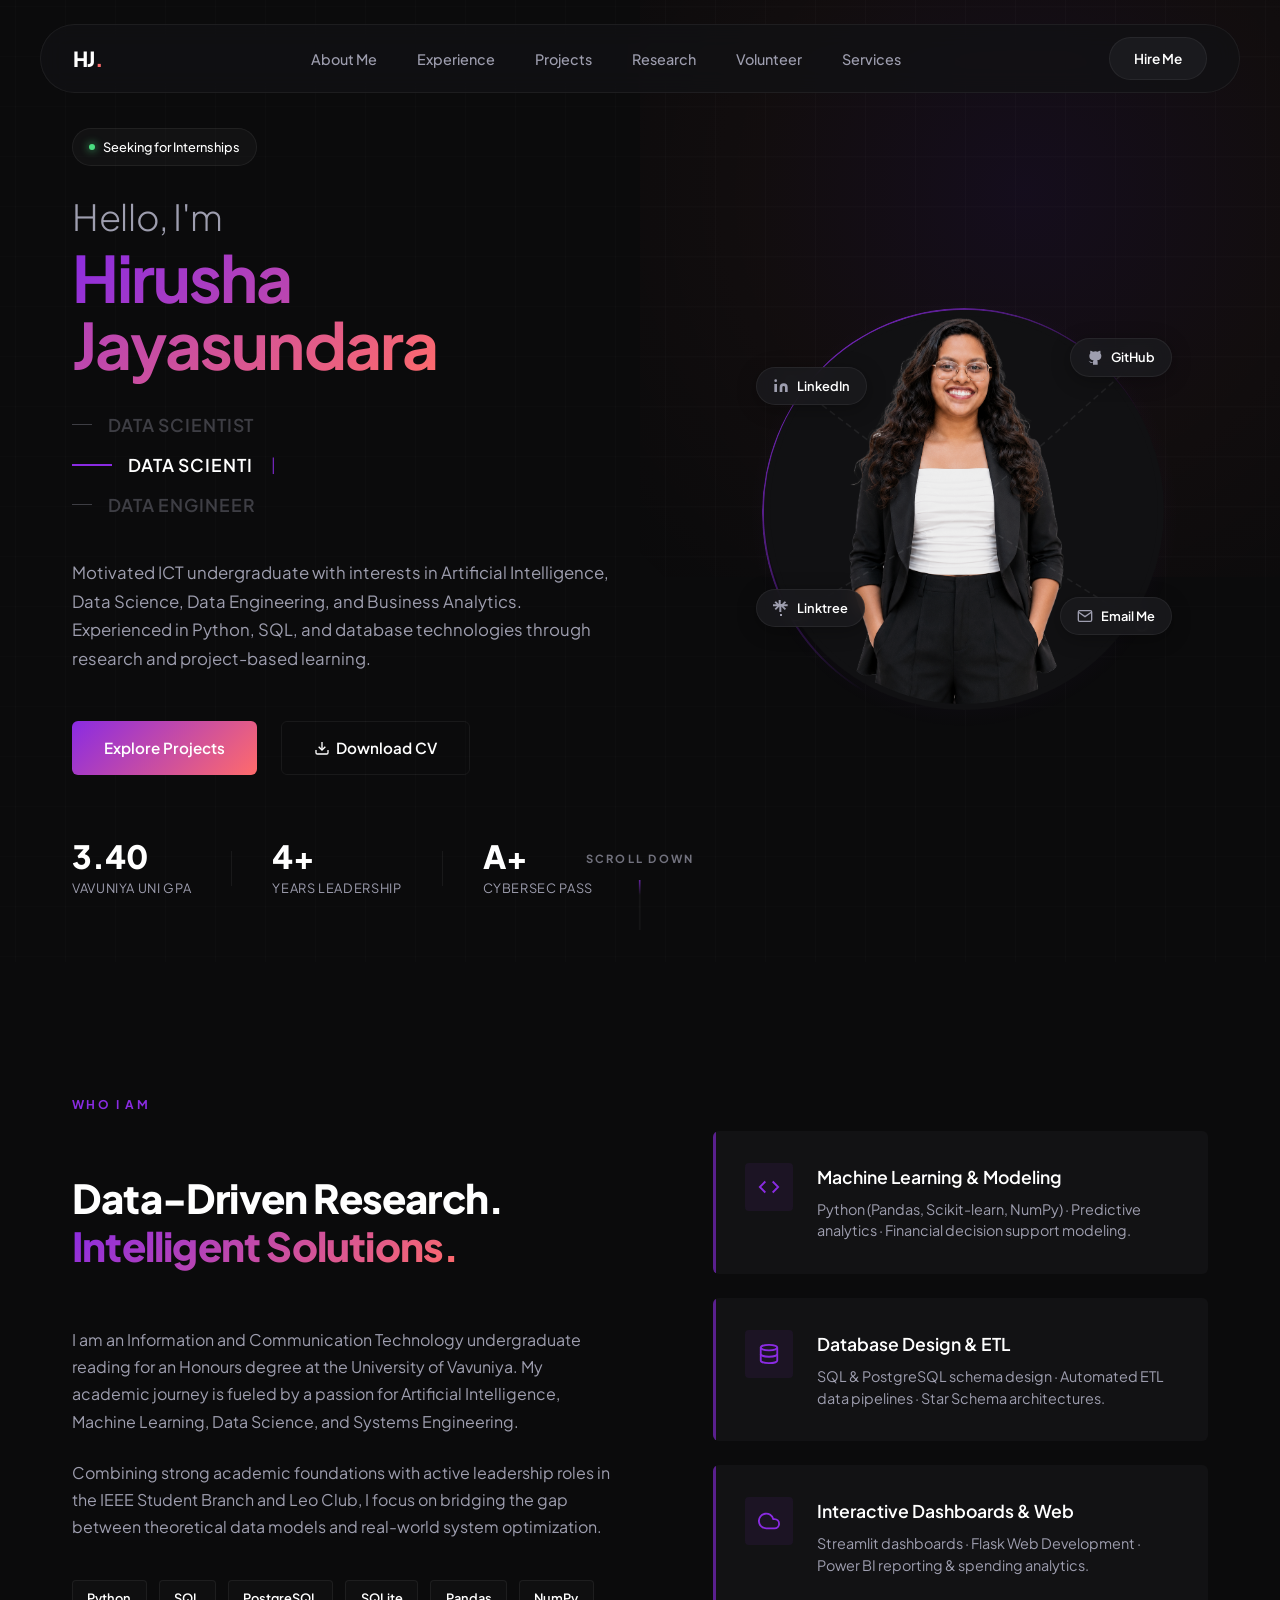
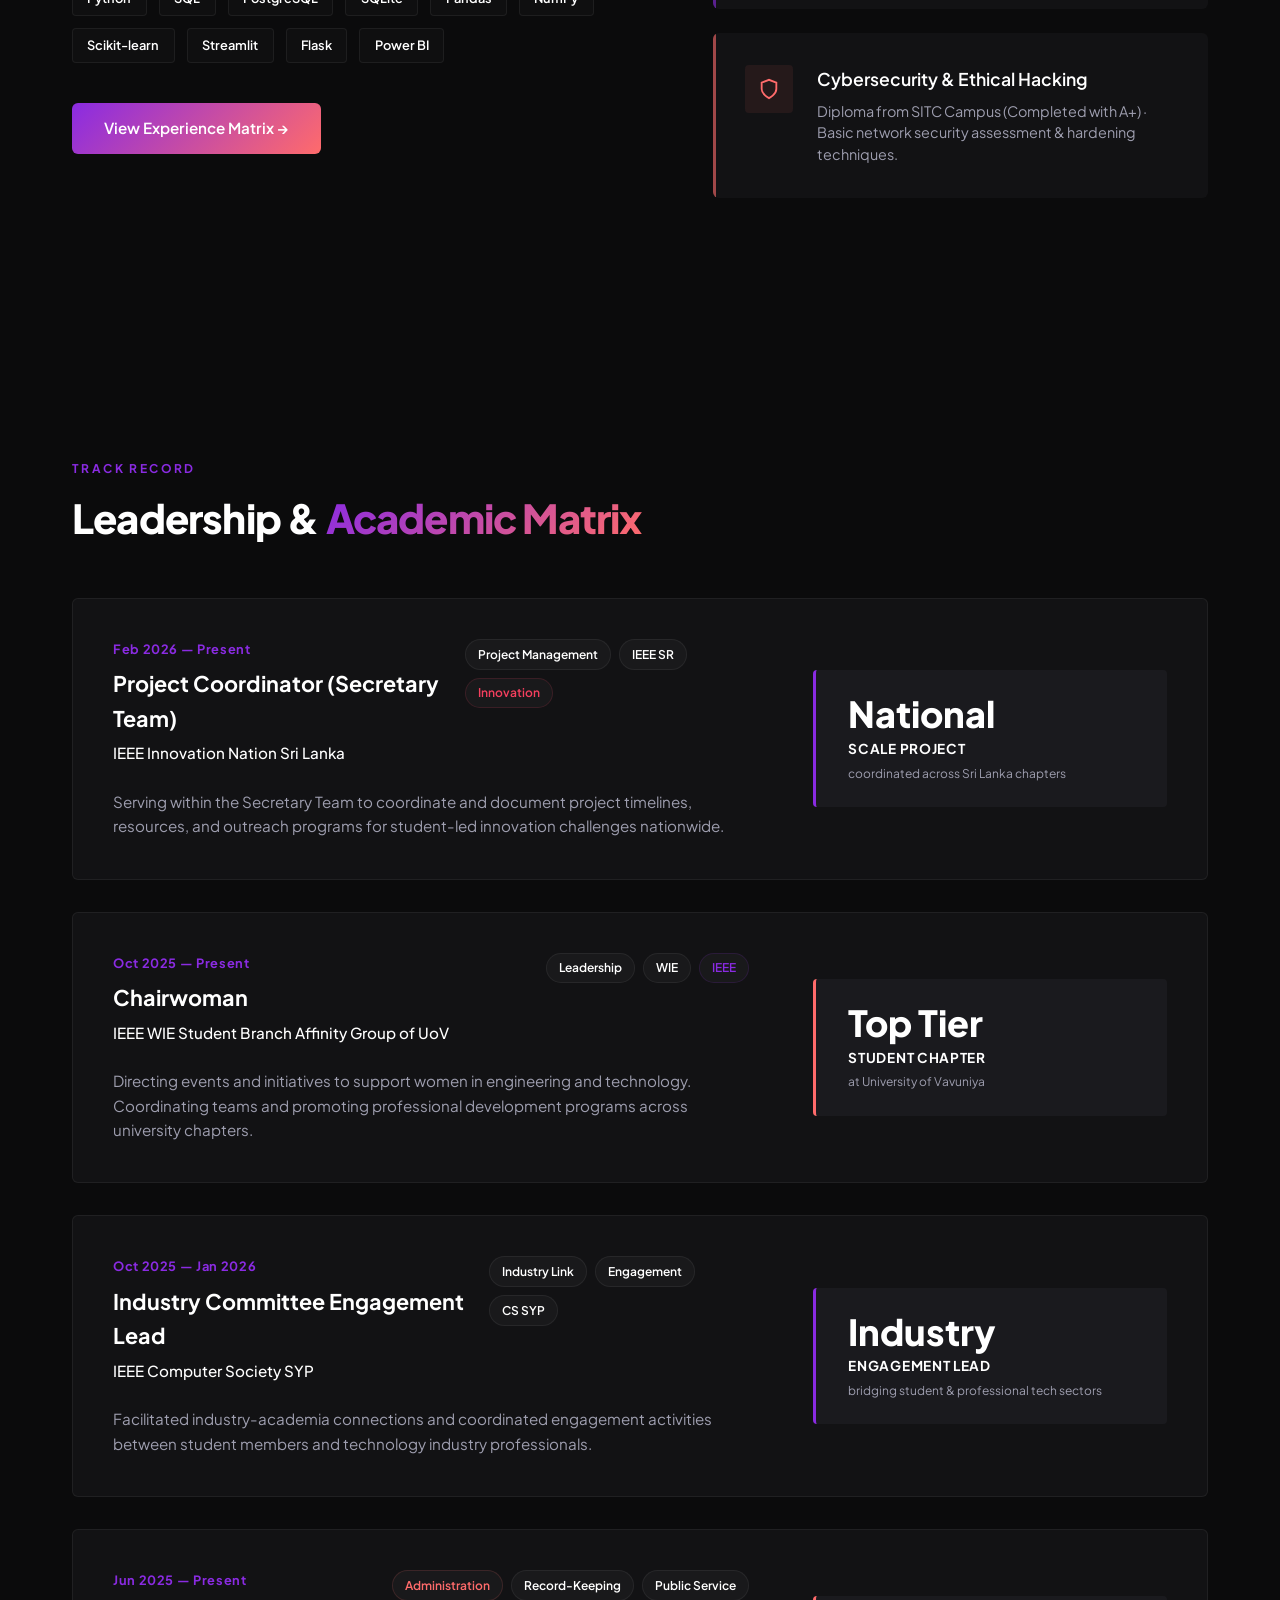
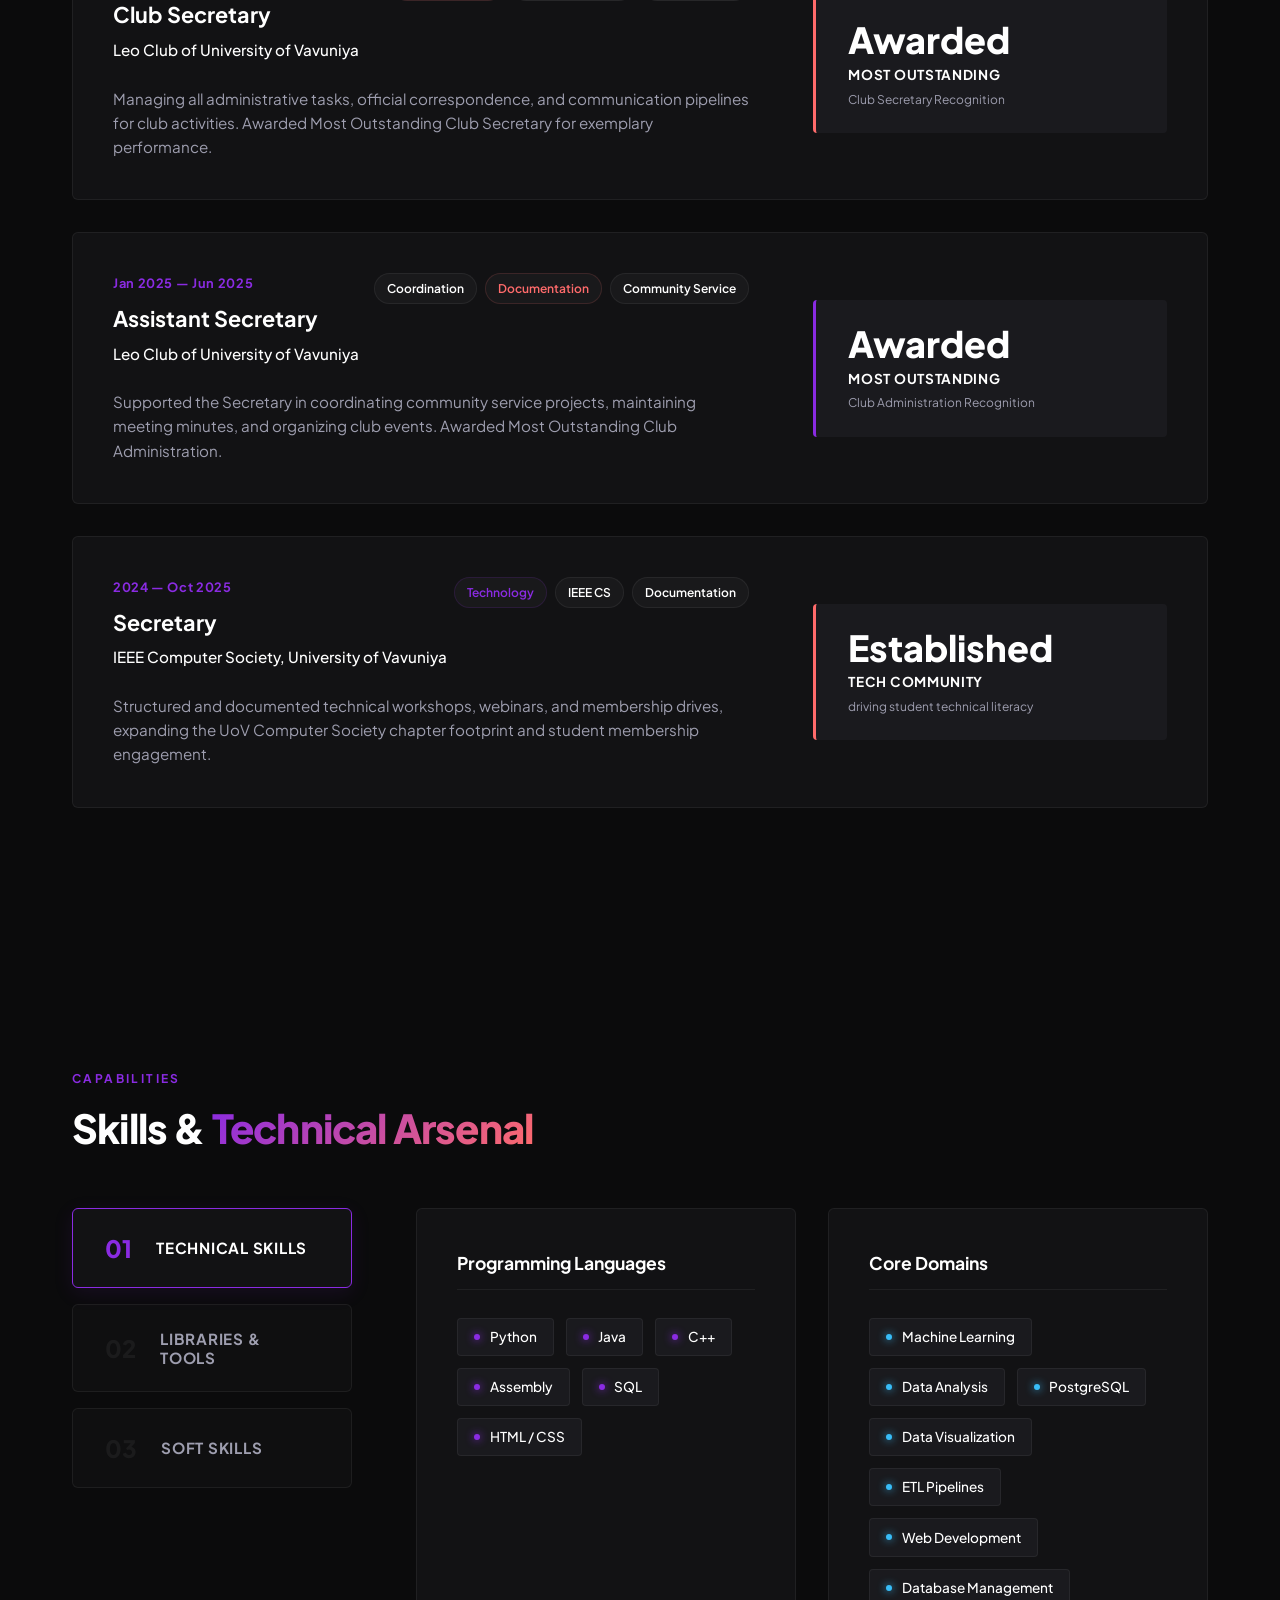
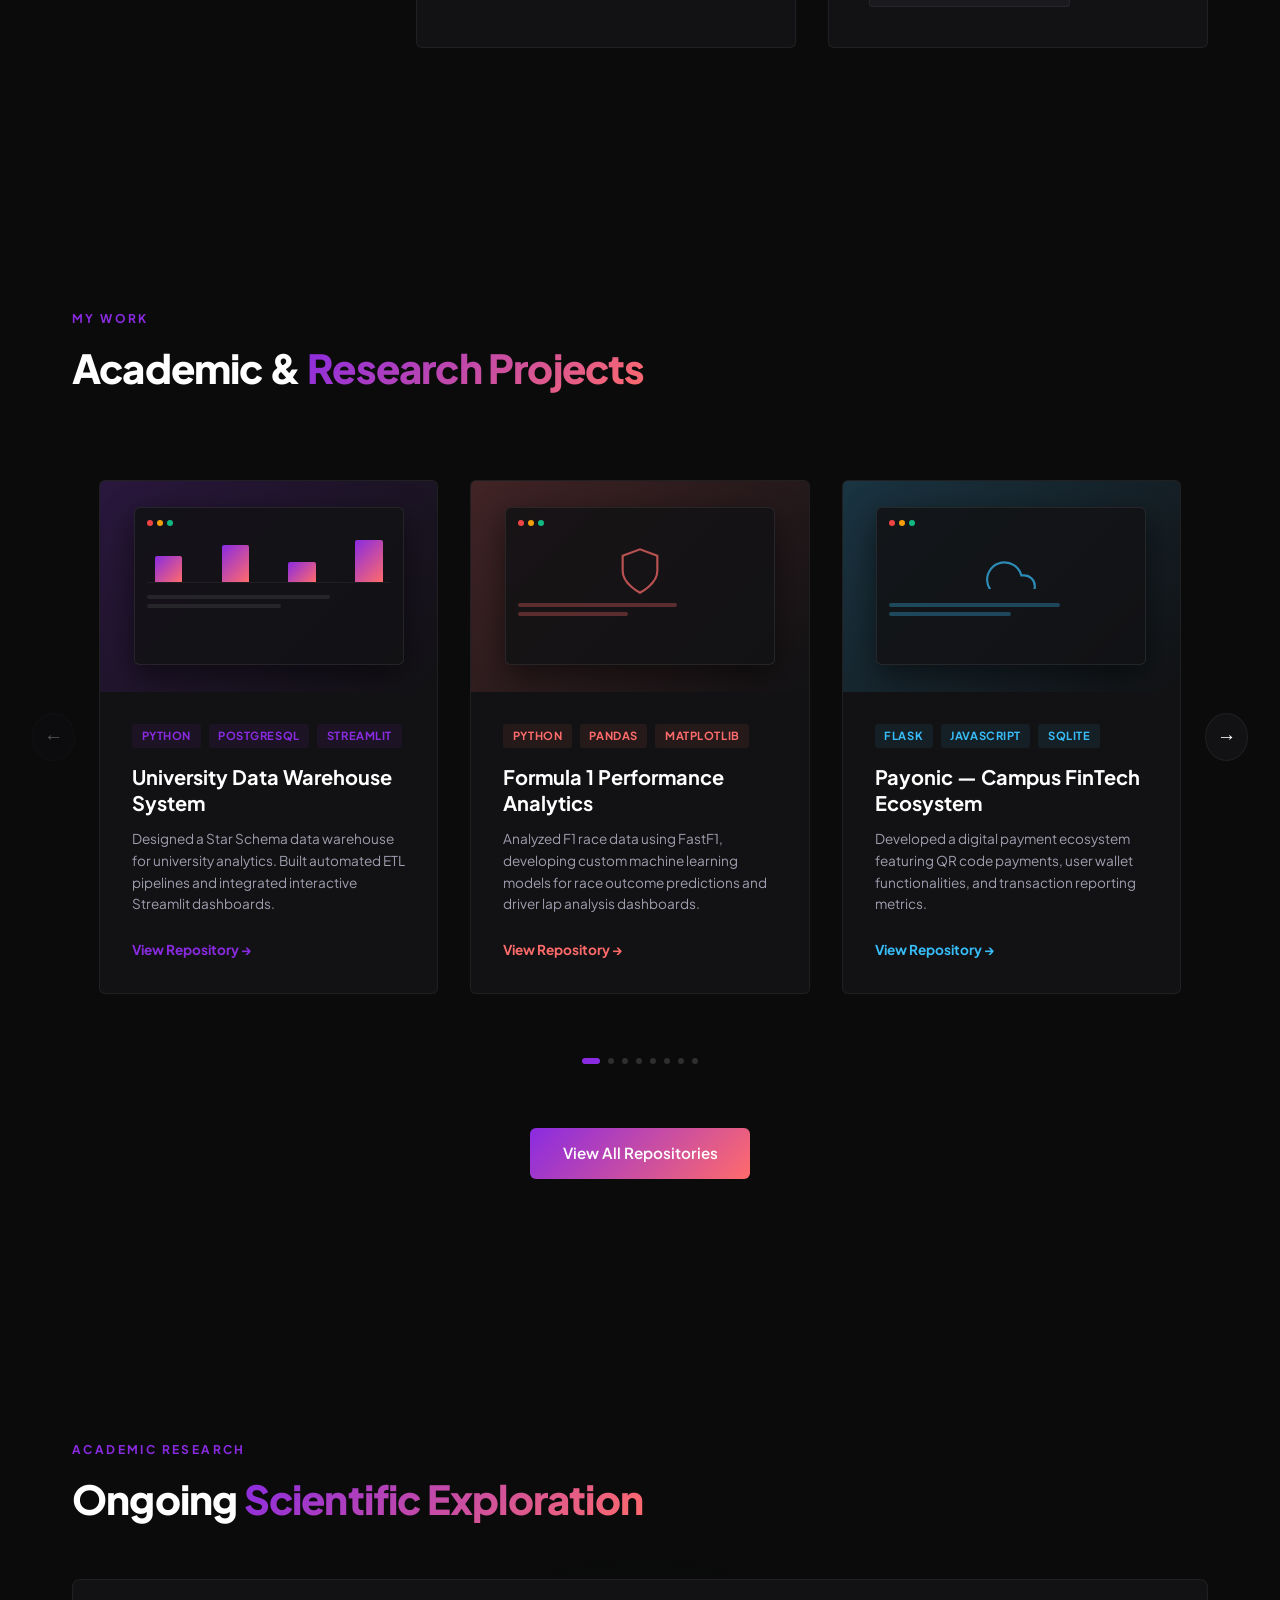
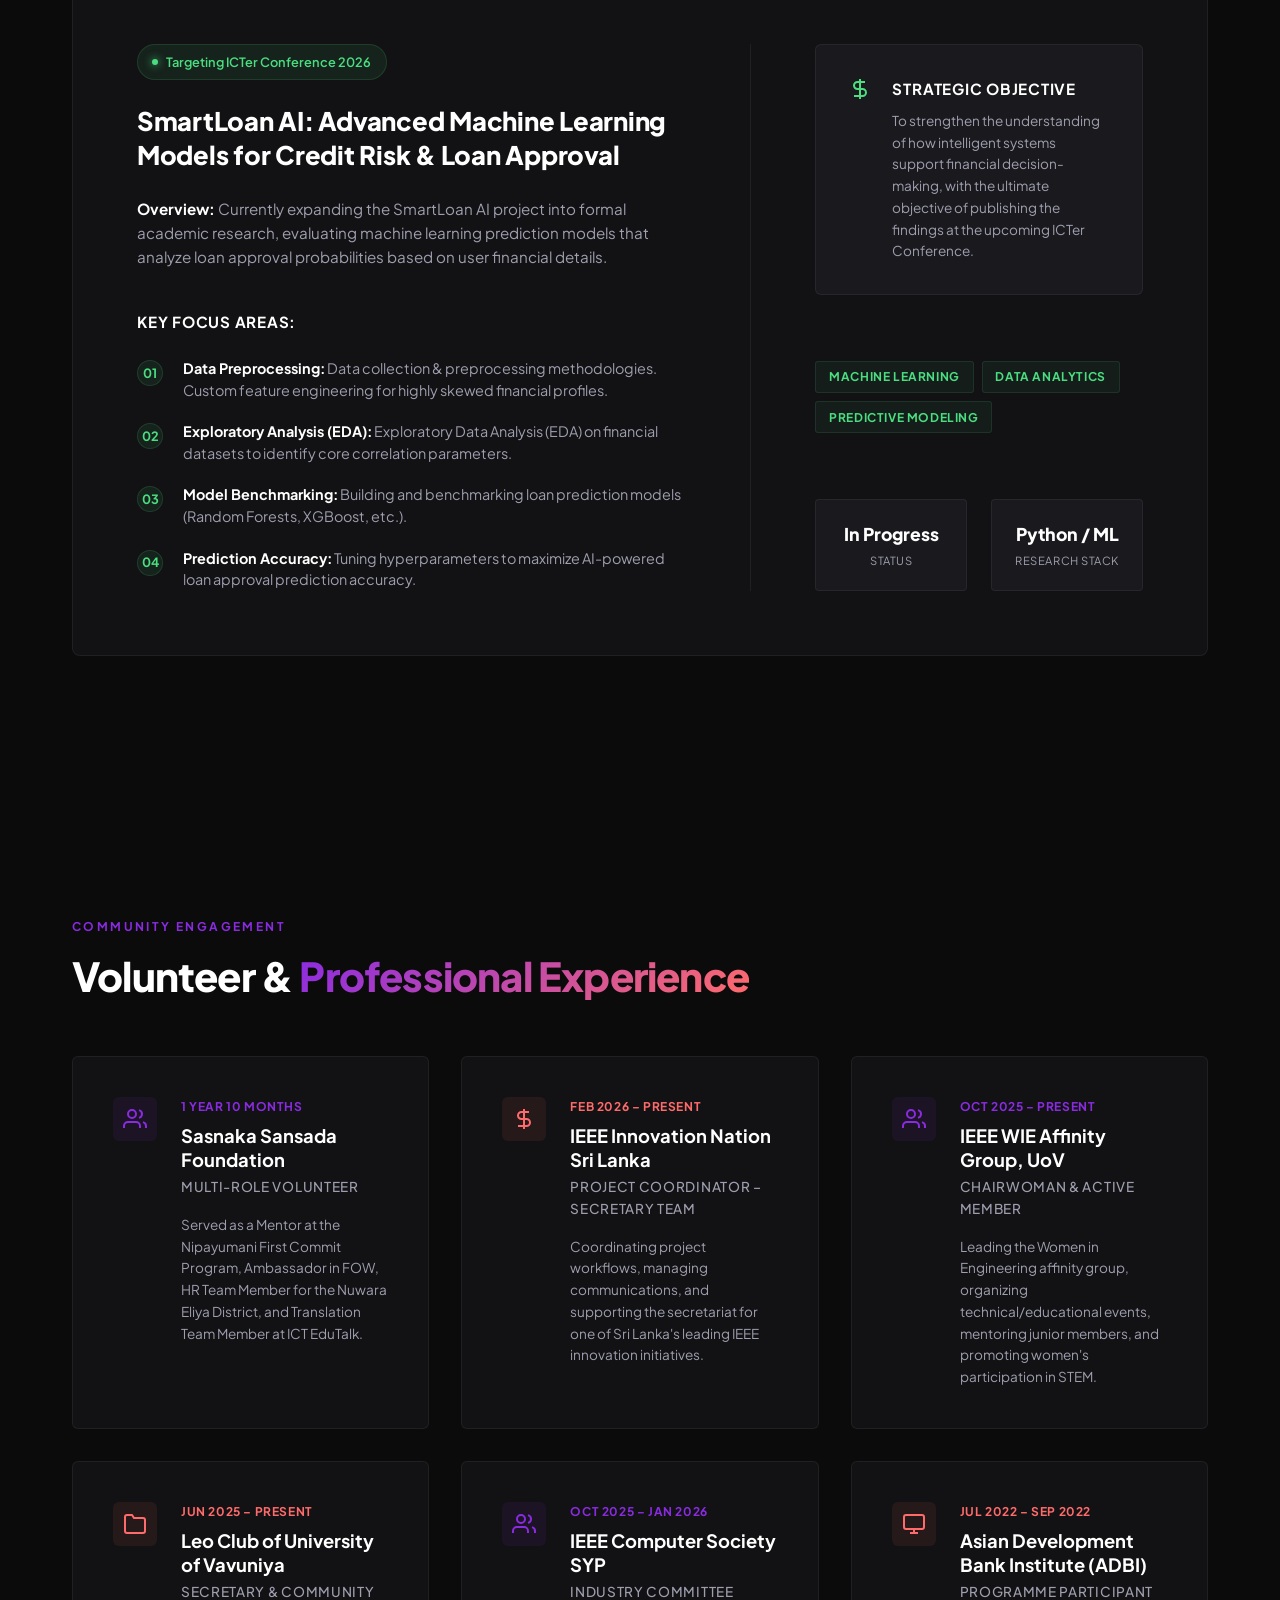
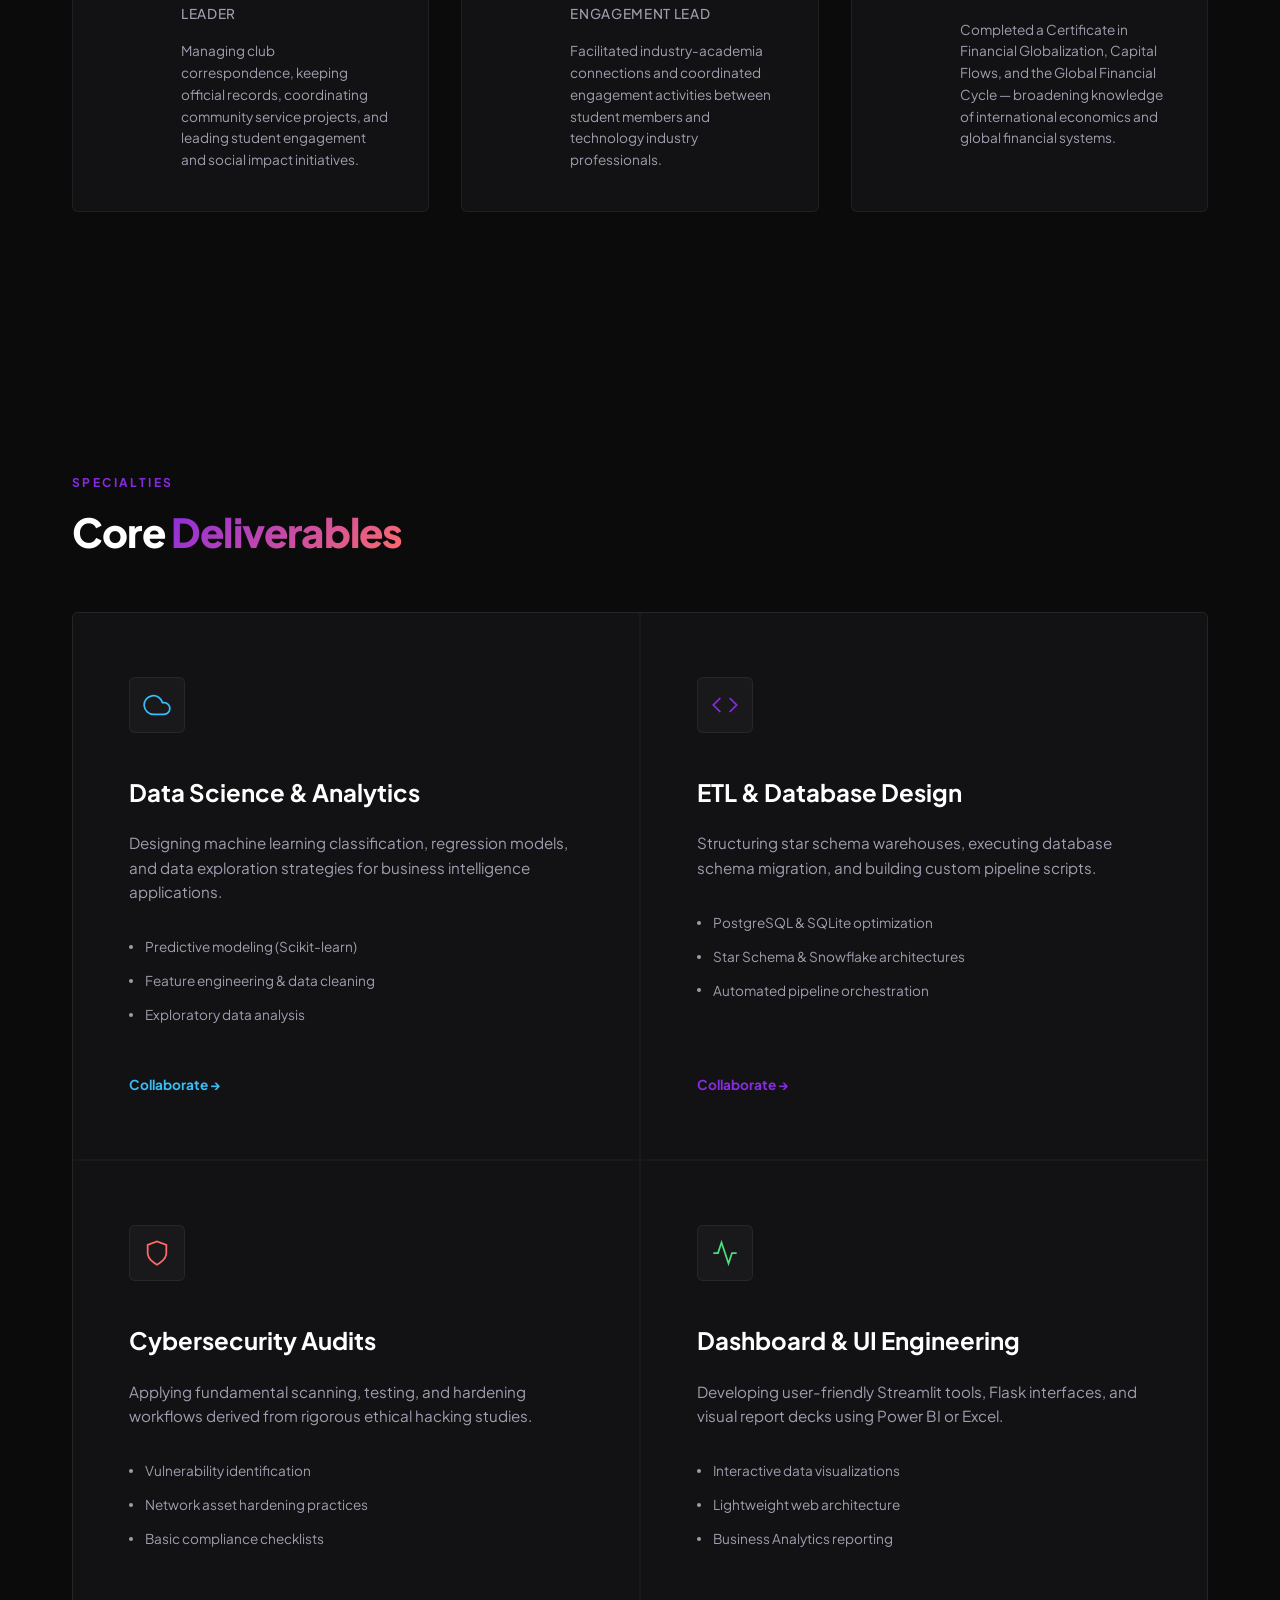
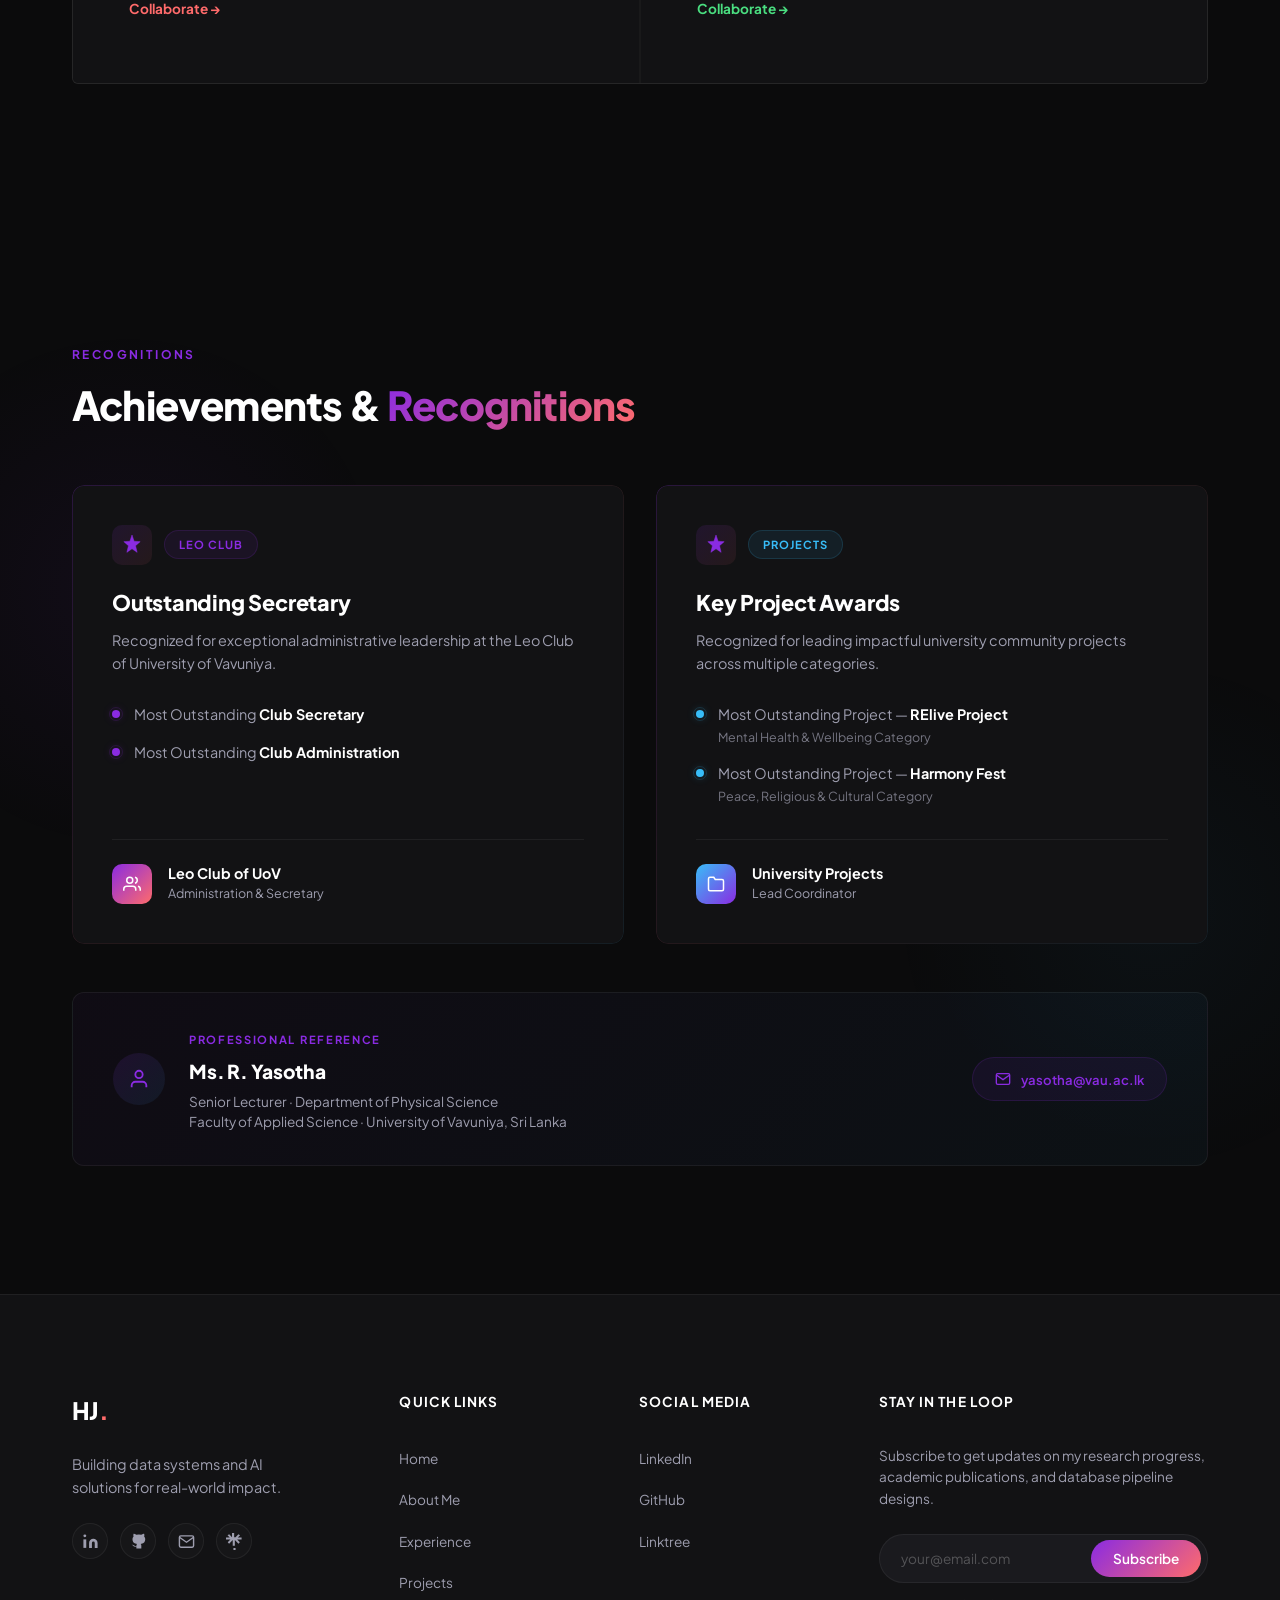
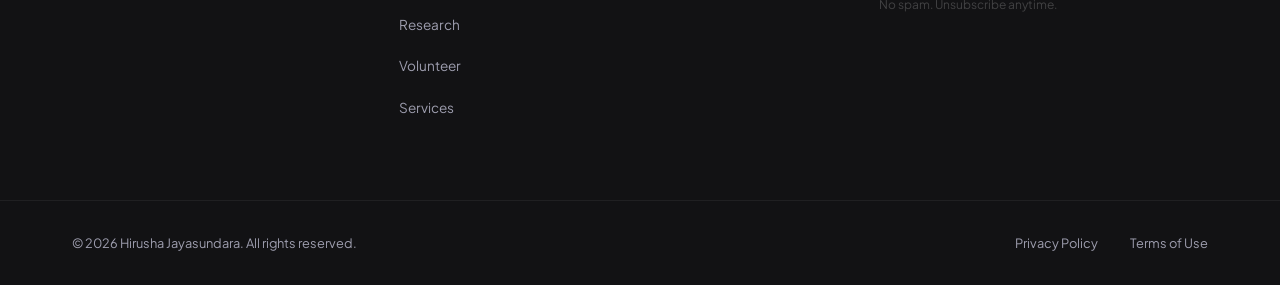
<file: index.html>
<!DOCTYPE html>
<html lang="en">
<head>
    <meta charset="UTF-8">
    <meta name="viewport" content="width=device-width, initial-scale=1.0">
    <meta name="description" content="Hirusha Jayasundara — Data Scientist, ML Researcher & Data Engineer specializing in AI, predictive modeling, and database design.">
    <meta name="keywords" content="Data Science, Machine Learning, Data Engineering, AI Researcher, Python, SQL, PostgreSQL">
    <title>Hirusha Jayasundara — Data Scientist & ML Researcher</title>
    <link rel="preconnect" href="https://fonts.googleapis.com">
    <link rel="preconnect" href="https://fonts.gstatic.com" crossorigin>
    <link href="https://fonts.googleapis.com/css2?family=Plus+Jakarta+Sans:ital,wght@0,300;0,400;0,500;0,600;0,700;0,800;1,400&display=swap" rel="stylesheet">
    <link rel="stylesheet" href="style.css">
</head>
<body>

    <!-- ===================== NAVIGATION ===================== -->
    <nav class="nav" id="main-nav">
        <div class="nav-inner">
            <a href="#home" class="nav-logo">HJ<span class="accent-dot">.</span></a>
            <ul class="nav-links" id="nav-links">
                <li><a href="#about" class="nav-link" id="navlink-about">About Me</a></li>
                <li><a href="#experience" class="nav-link" id="navlink-experience">Experience</a></li>
                <li><a href="#portfolio" class="nav-link" id="navlink-portfolio">Projects</a></li>
                <li><a href="#research" class="nav-link" id="navlink-research">Research</a></li>
                <li><a href="#volunteer" class="nav-link" id="navlink-volunteer">Volunteer</a></li>
                <li><a href="#services" class="nav-link" id="navlink-services">Services</a></li>
            </ul>
            <a href="#contact" class="btn-pill" id="nav-hire-btn">Hire Me</a>
            <button class="nav-toggle" id="nav-toggle" aria-label="Toggle navigation menu">
                <span></span><span></span><span></span>
            </button>
        </div>
    </nav>

    <!-- ===================== HERO SECTION ===================== -->
    <section class="hero" id="home">
        <div class="hero-bg-glow"></div>
        <div class="hero-bg-grid"></div>
        <div class="container hero-grid">
            <!-- Left Column -->
            <div class="hero-left">
                <div class="hero-badge">
                    <span class="badge-dot"></span>
                    Seeking for Internships
                </div>
                <h1 class="hero-title">
                    <span class="greeting">Hello, I'm</span>
                    <span class="name-highlight">Hirusha Jayasundara</span>
                </h1>
                <div class="role-stack">
                    <div class="role-item">
                        <span class="role-line"></span>
                        <span class="role-text">Data Scientist</span>
                    </div>
                    <div class="role-item active-role">
                        <span class="role-line"></span>
                        <span class="role-text" id="typed-text">ML Researcher</span><span class="typed-cursor">|</span>
                    </div>
                    <div class="role-item">
                        <span class="role-line"></span>
                        <span class="role-text">Data Engineer</span>
                    </div>
                </div>
                <p class="hero-bio">Motivated ICT undergraduate with interests in Artificial Intelligence, Data Science, Data Engineering, and Business Analytics. Experienced in Python, SQL, and database technologies through research and project-based learning.</p>
                <div class="hero-cta">
                    <a href="#portfolio" class="btn-gradient" id="hero-portfolio-btn">Explore Projects</a>
                    <a href="./Hirusha_Jayasundara_CV_final.pdf" class="btn-outline" download id="cv-download-btn">
                        <svg width="16" height="16" viewBox="0 0 24 24" fill="none" stroke="currentColor" stroke-width="2" style="margin-right:6px;vertical-align:middle;"><path d="M21 15v4a2 2 0 0 1-2 2H5a2 2 0 0 1-2-2v-4"/><polyline points="7 10 12 15 17 10"/><line x1="12" y1="15" x2="12" y2="3"/></svg>
                        Download CV
                    </a>
                </div>
                <div class="hero-stats">
                    <div class="stat">
                        <span class="stat-num">3.40</span>
                        <span class="stat-label">Vavuniya Uni GPA</span>
                    </div>
                    <div class="stat-divider"></div>
                    <div class="stat">
                        <span class="stat-num">4+</span>
                        <span class="stat-label">Years Leadership</span>
                    </div>
                    <div class="stat-divider"></div>
                    <div class="stat">
                        <span class="stat-num">A+</span>
                        <span class="stat-label">Cybersec Pass</span>
                    </div>
                </div>
            </div>

            <!-- Right Column — Portrait & Node Network -->
            <div class="hero-right">
                <div class="portrait-wrapper">
                    <div class="portrait-glow"></div>
                    <div class="portrait-ring"></div>
                    <img src="profile.png" alt="Hirusha Jayasundara - Data Scientist & ML Researcher" class="portrait-img" id="portrait-img">

                    <!-- SVG Node Paths -->
                    <svg class="node-svg" viewBox="0 0 420 440" xmlns="http://www.w3.org/2000/svg" id="node-svg" aria-hidden="true">
                        <defs>
                            <filter id="glow-filter">
                                <feGaussianBlur stdDeviation="2" result="blur"/>
                                <feMerge><feMergeNode in="blur"/><feMergeNode in="SourceGraphic"/></feMerge>
                            </filter>
                        </defs>
                        <line class="node-line" id="line-linkedin" x1="210" y1="220" x2="40" y2="90" stroke-width="1.5" stroke-dasharray="6,4"/>
                        <line class="node-line" id="line-github" x1="210" y1="220" x2="380" y2="70" stroke-width="1.5" stroke-dasharray="6,4"/>
                        <line class="node-line" id="line-email" x1="210" y1="220" x2="385" y2="330" stroke-width="1.5" stroke-dasharray="6,4"/>
                        <line class="node-line" id="line-linktree" x1="210" y1="220" x2="45" y2="320" stroke-width="1.5" stroke-dasharray="6,4"/>
                        <circle cx="40" cy="90" r="5" class="node-dot" filter="url(#glow-filter)"/>
                        <circle cx="380" cy="70" r="5" class="node-dot" filter="url(#glow-filter)"/>
                        <circle cx="385" cy="330" r="5" class="node-dot node-dot--orange" filter="url(#glow-filter)"/>
                        <circle cx="45" cy="320" r="5" class="node-dot node-dot--green" filter="url(#glow-filter)"/>
                    </svg>

                    <!-- Social Network Nodes -->
                    <a href="https://linkedin.com/in/hirusha-jayasundara-676a8a249" target="_blank" rel="noopener" class="social-node" id="node-linkedin" style="top:14%;left:-2%;" data-line="line-linkedin" aria-label="LinkedIn Profile">
                        <svg width="16" height="16" viewBox="0 0 24 24" fill="currentColor"><path d="M16 8a6 6 0 0 1 6 6v7h-4v-7a2 2 0 0 0-2-2 2 2 0 0 0-2 2v7h-4v-7a6 6 0 0 1 6-6z"/><rect x="2" y="9" width="4" height="12"/><circle cx="4" cy="4" r="2"/></svg>
                        <span>LinkedIn</span>
                    </a>
                    <a href="https://github.com/Hiru-stack/Hiru-stack" target="_blank" rel="noopener" class="social-node" id="node-github" style="top:7%;right:-2%;" data-line="line-github" aria-label="GitHub Profile">
                        <svg width="16" height="16" viewBox="0 0 24 24" fill="currentColor"><path d="M9 19c-5 1.5-5-2.5-7-3m14 6v-3.87a3.37 3.37 0 0 0-.94-2.61c3.14-.35 6.44-1.54 6.44-7A5.44 5.44 0 0 0 20 4.77 5.07 5.07 0 0 0 19.91 1S18.73.65 16 2.48a13.38 13.38 0 0 0-7 0C6.27.65 5.09 1 5.09 1A5.07 5.07 0 0 0 5 4.77a5.44 5.44 0 0 0-1.5 3.78c0 5.42 3.3 6.61 6.44 7A3.37 3.37 0 0 0 9 18.13V22"/></svg>
                        <span>GitHub</span>
                    </a>
                    <a href="mailto:hirushajayasundara03@gmail.com" class="social-node social-node--orange" id="node-email" style="bottom:20%;right:-2%;" data-line="line-email" aria-label="Send Email">
                        <svg width="16" height="16" viewBox="0 0 24 24" fill="none" stroke="currentColor" stroke-width="2"><path d="M4 4h16c1.1 0 2 .9 2 2v12c0 1.1-.9 2-2 2H4c-1.1 0-2-.9-2-2V6c0-1.1.9-2 2-2z"/><polyline points="22,6 12,13 2,6"/></svg>
                        <span>Email Me</span>
                    </a>
                    <a href="https://linktr.ee/Hirusha_Jayasundara" target="_blank" rel="noopener" class="social-node social-node--green" id="node-linktree" style="bottom:22%;left:-2%;" data-line="line-linktree" aria-label="Linktree Profile">
                        <svg width="16" height="16" viewBox="0 0 24 24" fill="currentColor"><path d="m13.511 5.853 4.005-4.117 2.325 1.517-3.13 3.222h5.289v2.774h-6.273l3.825 3.931-1.937 1.992-5.115-5.258v7.91h-3.001v-7.91l-5.115 5.258-1.937-1.992 3.825-3.931H.001V6.479h5.289L2.16 3.257 4.485 1.74l4.005 4.113V0h3.022v5.853zM10.5 24h3v-3h-3v3z"/></svg>
                        <span>Linktree</span>
                    </a>
                </div>
            </div>
        </div>

        <div class="scroll-indicator" id="scroll-indicator" aria-label="Scroll down">
            <span>Scroll Down</span>
            <div class="scroll-line"><div class="scroll-dot-inner"></div></div>
        </div>
    </section>

    <!-- ===================== ABOUT / COMPETENCY ===================== -->
    <section class="about section" id="about">
        <div class="container">
            <div class="section-label">WHO I AM</div>
            <div class="about-grid">
                <div class="about-left">
                    <h2 class="section-title">Data-Driven Research.<br><span class="gradient-text">Intelligent Solutions.</span></h2>
                    <p class="about-bio">I am an Information and Communication Technology undergraduate reading for an Honours degree at the University of Vavuniya. My academic journey is fueled by a passion for Artificial Intelligence, Machine Learning, Data Science, and Systems Engineering.</p>
                    <p class="about-bio">Combining strong academic foundations with active leadership roles in the IEEE Student Branch and Leo Club, I focus on bridging the gap between theoretical data models and real-world system optimization.</p>
                    <div class="about-tech-tags">
                        <span class="tech-tag">Python</span>
                        <span class="tech-tag">SQL</span>
                        <span class="tech-tag">PostgreSQL</span>
                        <span class="tech-tag">SQLite</span>
                        <span class="tech-tag">Pandas</span>
                        <span class="tech-tag">NumPy</span>
                        <span class="tech-tag">Scikit-learn</span>
                        <span class="tech-tag">Streamlit</span>
                        <span class="tech-tag">Flask</span>
                        <span class="tech-tag">Power BI</span>
                    </div>
                    <a href="#experience" class="btn-gradient" id="about-exp-btn">View Experience Matrix →</a>
                </div>
                <div class="about-right">
                    <div class="capability-card" id="cap-card-1">
                        <div class="cap-accent"></div>
                        <div class="cap-icon">
                            <svg width="22" height="22" viewBox="0 0 24 24" fill="none" stroke="currentColor" stroke-width="2"><polyline points="16 18 22 12 16 6"/><polyline points="8 6 2 12 8 18"/></svg>
                        </div>
                        <div class="cap-content">
                            <h3 class="cap-title">Machine Learning & Modeling</h3>
                            <p class="cap-desc">Python (Pandas, Scikit-learn, NumPy) · Predictive analytics · Financial decision support modeling.</p>
                        </div>
                    </div>
                    <div class="capability-card" id="cap-card-2">
                        <div class="cap-accent"></div>
                        <div class="cap-icon">
                            <svg width="22" height="22" viewBox="0 0 24 24" fill="none" stroke="currentColor" stroke-width="2"><ellipse cx="12" cy="5" rx="9" ry="3"/><path d="M21 12c0 1.66-4 3-9 3s-9-1.34-9-3"/><path d="M3 5v14c0 1.66 4 3 9 3s9-1.34 9-3V5"/></svg>
                        </div>
                        <div class="cap-content">
                            <h3 class="cap-title">Database Design & ETL</h3>
                            <p class="cap-desc">SQL & PostgreSQL schema design · Automated ETL data pipelines · Star Schema architectures.</p>
                        </div>
                    </div>
                    <div class="capability-card" id="cap-card-3">
                        <div class="cap-accent"></div>
                        <div class="cap-icon">
                            <svg width="22" height="22" viewBox="0 0 24 24" fill="none" stroke="currentColor" stroke-width="2"><path d="M18 10h-1.26A8 8 0 1 0 9 20h9a5 5 0 0 0 0-10z"/></svg>
                        </div>
                        <div class="cap-content">
                            <h3 class="cap-title">Interactive Dashboards & Web</h3>
                            <p class="cap-desc">Streamlit dashboards · Flask Web Development · Power BI reporting & spending analytics.</p>
                        </div>
                    </div>
                    <div class="capability-card" id="cap-card-4">
                        <div class="cap-accent cap-accent--orange"></div>
                        <div class="cap-icon cap-icon--orange">
                            <svg width="22" height="22" viewBox="0 0 24 24" fill="none" stroke="currentColor" stroke-width="2"><path d="M12 22s8-4 8-10V5l-8-3-8 3v7c0 6 8 10 8 10z"/></svg>
                        </div>
                        <div class="cap-content">
                            <h3 class="cap-title">Cybersecurity & Ethical Hacking</h3>
                            <p class="cap-desc">Diploma from SITC Campus (Completed with A+) · Basic network security assessment & hardening techniques.</p>
                        </div>
                    </div>
                </div>
            </div>
        </div>
    </section>

    <!-- ===================== EXPERIENCE MATRIX ===================== -->
    <section class="experience section" id="experience">
        <div class="container">
            <div class="section-label">TRACK RECORD</div>
            <h2 class="section-title">Leadership & <span class="gradient-text">Academic Matrix</span></h2>
            <div class="exp-list">

                <!-- 1. IEEE Innovation Nation Sri Lanka -->
                <div class="exp-item success-card" id="exp-1">
                    <div class="exp-main">
                        <div class="exp-header">
                            <div class="exp-meta">
                                <span class="exp-date">Feb 2026 — Present</span>
                                <h3 class="exp-title">Project Coordinator (Secretary Team)</h3>
                                <span class="exp-company">IEEE Innovation Nation Sri Lanka</span>
                            </div>
                            <div class="exp-badges">
                                <span class="badge">Project Management</span>
                                <span class="badge">IEEE SR</span>
                                <span class="badge badge--pink">Innovation</span>
                            </div>
                        </div>
                        <p class="exp-desc">Serving within the Secretary Team to coordinate and document project timelines, resources, and outreach programs for student-led innovation challenges nationwide.</p>
                    </div>
                    <div class="exp-metric">
                        <span class="metric-num">National</span>
                        <span class="metric-label">Scale Project</span>
                        <span class="metric-sub">coordinated across Sri Lanka chapters</span>
                    </div>
                </div>

                <!-- 2. IEEE WIE UoV -->
                <div class="exp-item success-card" id="exp-2">
                    <div class="exp-main">
                        <div class="exp-header">
                            <div class="exp-meta">
                                <span class="exp-date">Oct 2025 — Present</span>
                                <h3 class="exp-title">Chairwoman</h3>
                                <span class="exp-company">IEEE WIE Student Branch Affinity Group of UoV</span>
                            </div>
                            <div class="exp-badges">
                                <span class="badge">Leadership</span>
                                <span class="badge">WIE</span>
                                <span class="badge badge--purple">IEEE</span>
                            </div>
                        </div>
                        <p class="exp-desc">Directing events and initiatives to support women in engineering and technology. Coordinating teams and promoting professional development programs across university chapters.</p>
                    </div>
                    <div class="exp-metric">
                        <span class="metric-num">Top Tier</span>
                        <span class="metric-label">Student Chapter</span>
                        <span class="metric-sub">at University of Vavuniya</span>
                    </div>
                </div>

                <!-- 3. IEEE CS SYP -->
                <div class="exp-item success-card" id="exp-3">
                    <div class="exp-main">
                        <div class="exp-header">
                            <div class="exp-meta">
                                <span class="exp-date">Oct 2025 — Jan 2026</span>
                                <h3 class="exp-title">Industry Committee Engagement Lead</h3>
                                <span class="exp-company">IEEE Computer Society SYP</span>
                            </div>
                            <div class="exp-badges">
                                <span class="badge badge--blue">Industry Link</span>
                                <span class="badge">Engagement</span>
                                <span class="badge">CS SYP</span>
                            </div>
                        </div>
                        <p class="exp-desc">Facilitated industry-academia connections and coordinated engagement activities between student members and technology industry professionals.</p>
                    </div>
                    <div class="exp-metric">
                        <span class="metric-num">Industry</span>
                        <span class="metric-label">Engagement Lead</span>
                        <span class="metric-sub">bridging student & professional tech sectors</span>
                    </div>
                </div>

                <!-- 4. Leo Club UoV — Club Secretary -->
                <div class="exp-item success-card" id="exp-4">
                    <div class="exp-main">
                        <div class="exp-header">
                            <div class="exp-meta">
                                <span class="exp-date">Jun 2025 — Present</span>
                                <h3 class="exp-title">Club Secretary</h3>
                                <span class="exp-company">Leo Club of University of Vavuniya</span>
                            </div>
                            <div class="exp-badges">
                                <span class="badge badge--orange">Administration</span>
                                <span class="badge">Record-Keeping</span>
                                <span class="badge">Public Service</span>
                            </div>
                        </div>
                        <p class="exp-desc">Managing all administrative tasks, official correspondence, and communication pipelines for club activities. Awarded Most Outstanding Club Secretary for exemplary performance.</p>
                    </div>
                    <div class="exp-metric">
                        <span class="metric-num">Awarded</span>
                        <span class="metric-label">Most Outstanding</span>
                        <span class="metric-sub">Club Secretary Recognition</span>
                    </div>
                </div>

                <!-- 5. Leo Club UoV — Assistant Secretary -->
                <div class="exp-item success-card" id="exp-5">
                    <div class="exp-main">
                        <div class="exp-header">
                            <div class="exp-meta">
                                <span class="exp-date">Jan 2025 — Jun 2025</span>
                                <h3 class="exp-title">Assistant Secretary</h3>
                                <span class="exp-company">Leo Club of University of Vavuniya</span>
                            </div>
                            <div class="exp-badges">
                                <span class="badge">Coordination</span>
                                <span class="badge badge--orange">Documentation</span>
                                <span class="badge">Community Service</span>
                            </div>
                        </div>
                        <p class="exp-desc">Supported the Secretary in coordinating community service projects, maintaining meeting minutes, and organizing club events. Awarded Most Outstanding Club Administration.</p>
                    </div>
                    <div class="exp-metric">
                        <span class="metric-num">Awarded</span>
                        <span class="metric-label">Most Outstanding</span>
                        <span class="metric-sub">Club Administration Recognition</span>
                    </div>
                </div>

                <!-- 6. IEEE Computer Society UoV Secretary -->
                <div class="exp-item success-card" id="exp-6">
                    <div class="exp-main">
                        <div class="exp-header">
                            <div class="exp-meta">
                                <span class="exp-date">2024 — Oct 2025</span>
                                <h3 class="exp-title">Secretary</h3>
                                <span class="exp-company">IEEE Computer Society, University of Vavuniya</span>
                            </div>
                            <div class="exp-badges">
                                <span class="badge badge--purple">Technology</span>
                                <span class="badge">IEEE CS</span>
                                <span class="badge">Documentation</span>
                            </div>
                        </div>
                        <p class="exp-desc">Structured and documented technical workshops, webinars, and membership drives, expanding the UoV Computer Society chapter footprint and student membership engagement.</p>
                    </div>
                    <div class="exp-metric">
                        <span class="metric-num">Established</span>
                        <span class="metric-label">Tech Community</span>
                        <span class="metric-sub">driving student technical literacy</span>
                    </div>
                </div>



            </div>
        </div>
    </section>

    <!-- ===================== SKILLS & ARSENAL MATRIX ===================== -->
    <section class="skills section" id="skills">
        <div class="container">
            <div class="section-label">CAPABILITIES</div>
            <h2 class="section-title">Skills & <span class="gradient-text">Technical Arsenal</span></h2>
            
            <div class="skills-wrapper">
                <!-- Left Side: Interactive Category Selector / Headers -->
                <div class="skills-categories">
                    <button class="skills-cat-btn active" data-target="cat-tech">
                        <span class="cat-num">01</span>
                        <span class="cat-name">Technical Skills</span>
                    </button>
                    <button class="skills-cat-btn" data-target="cat-libs">
                        <span class="cat-num">02</span>
                        <span class="cat-name">Libraries & Tools</span>
                    </button>
                    <button class="skills-cat-btn" data-target="cat-soft">
                        <span class="cat-num">03</span>
                        <span class="cat-name">Soft Skills</span>
                    </button>
                </div>
                
                <!-- Right Side: Content Panels -->
                <div class="skills-panels">
                    <!-- Panel 1: Technical Skills -->
                    <div class="skills-panel active" id="cat-tech">
                        <div class="panel-grid">
                            <div class="skill-group">
                                <h3 class="group-title">Programming Languages</h3>
                                <div class="skills-tag-grid">
                                    <div class="skill-tag-item"><span class="tag-dot purple"></span>Python</div>
                                    <div class="skill-tag-item"><span class="tag-dot purple"></span>Java</div>
                                    <div class="skill-tag-item"><span class="tag-dot purple"></span>C++</div>
                                    <div class="skill-tag-item"><span class="tag-dot purple"></span>Assembly</div>
                                    <div class="skill-tag-item"><span class="tag-dot purple"></span>SQL</div>
                                    <div class="skill-tag-item"><span class="tag-dot purple"></span>HTML / CSS</div>
                                </div>
                            </div>
                            <div class="skill-group">
                                <h3 class="group-title">Core Domains</h3>
                                <div class="skills-tag-grid">
                                    <div class="skill-tag-item"><span class="tag-dot blue"></span>Machine Learning</div>
                                    <div class="skill-tag-item"><span class="tag-dot blue"></span>Data Analysis</div>
                                    <div class="skill-tag-item"><span class="tag-dot blue"></span>PostgreSQL</div>
                                    <div class="skill-tag-item"><span class="tag-dot blue"></span>Data Visualization</div>
                                    <div class="skill-tag-item"><span class="tag-dot blue"></span>ETL Pipelines</div>
                                    <div class="skill-tag-item"><span class="tag-dot blue"></span>Web Development</div>
                                    <div class="skill-tag-item"><span class="tag-dot blue"></span>Database Management</div>
                                </div>
                            </div>
                        </div>
                    </div>

                    <!-- Panel 2: Libraries & Tools -->
                    <div class="skills-panel" id="cat-libs">
                        <div class="panel-grid panel-grid--three">
                            <div class="skill-group">
                                <h3 class="group-title">Data & AI</h3>
                                <div class="skills-tag-grid">
                                    <div class="skill-tag-item"><span class="tag-dot green"></span>Pandas</div>
                                    <div class="skill-tag-item"><span class="tag-dot green"></span>NumPy</div>
                                    <div class="skill-tag-item"><span class="tag-dot green"></span>Scikit-learn</div>
                                    <div class="skill-tag-item"><span class="tag-dot green"></span>PyTorch</div>
                                    <div class="skill-tag-item"><span class="tag-dot green"></span>TensorFlow</div>
                                    <div class="skill-tag-item"><span class="tag-dot green"></span>Jupyter Notebook</div>
                                </div>
                            </div>
                            <div class="skill-group">
                                <h3 class="group-title">Visualization & Web</h3>
                                <div class="skills-tag-grid">
                                    <div class="skill-tag-item"><span class="tag-dot orange"></span>Streamlit</div>
                                    <div class="skill-tag-item"><span class="tag-dot orange"></span>Plotly</div>
                                    <div class="skill-tag-item"><span class="tag-dot orange"></span>Matplotlib</div>
                                    <div class="skill-tag-item"><span class="tag-dot orange"></span>Flask</div>
                                    <div class="skill-tag-item"><span class="tag-dot orange"></span>Power BI</div>
                                </div>
                            </div>
                            <div class="skill-group">
                                <h3 class="group-title">DevOps & Workflow</h3>
                                <div class="skills-tag-grid">
                                    <div class="skill-tag-item"><span class="tag-dot purple"></span>Git & GitHub</div>
                                    <div class="skill-tag-item"><span class="tag-dot purple"></span>Ubuntu</div>
                                    <div class="skill-tag-item"><span class="tag-dot purple"></span>VS Code</div>
                                    <div class="skill-tag-item"><span class="tag-dot purple"></span>AutoCAD</div>
                                    <div class="skill-tag-item"><span class="tag-dot purple"></span>Proteus</div>
                                </div>
                            </div>
                        </div>
                    </div>

                    <!-- Panel 3: Soft Skills -->
                    <div class="skills-panel" id="cat-soft">
                        <div class="skills-tag-grid large-tags">
                            <div class="skill-tag-item">
                                <svg width="16" height="16" viewBox="0 0 24 24" fill="none" stroke="currentColor" stroke-width="2"><path d="M17 21v-2a4 4 0 0 0-4-4H5a4 4 0 0 0-4 4v2"/><circle cx="9" cy="7" r="4"/><path d="M23 21v-2a4 4 0 0 0-3-3.87"/><path d="M16 3.13a4 4 0 0 1 0 7.75"/></svg>
                                <span>Leadership</span>
                            </div>
                            <div class="skill-tag-item">
                                <svg width="16" height="16" viewBox="0 0 24 24" fill="none" stroke="currentColor" stroke-width="2"><path d="M17 21v-2a4 4 0 0 0-4-4H5a4 4 0 0 0-4 4v2"/><circle cx="9" cy="7" r="4"/><path d="M23 21v-2a4 4 0 0 0-3-3.87"/><path d="M16 3.13a4 4 0 0 1 0 7.75"/></svg>
                                <span>Teamwork</span>
                            </div>
                            <div class="skill-tag-item">
                                <svg width="16" height="16" viewBox="0 0 24 24" fill="none" stroke="currentColor" stroke-width="2"><path d="M21 15a2 2 0 0 1-2 2H7l-4 4V5a2 2 0 0 1 2-2h14a2 2 0 0 1 2 2z"/></svg>
                                <span>Communication</span>
                            </div>
                            <div class="skill-tag-item">
                                <svg width="16" height="16" viewBox="0 0 24 24" fill="none" stroke="currentColor" stroke-width="2"><circle cx="12" cy="12" r="10"/><path d="M9.09 9a3 3 0 0 1 5.83 1c0 2-3 3-3 3"/><line x1="12" y1="17" x2="12.01" y2="17"/></svg>
                                <span>Problem Solving</span>
                            </div>
                            <div class="skill-tag-item">
                                <svg width="16" height="16" viewBox="0 0 24 24" fill="none" stroke="currentColor" stroke-width="2"><rect x="3" y="4" width="18" height="18" rx="2" ry="2"/><line x1="16" y1="2" x2="16" y2="6"/><line x1="8" y1="2" x2="8" y2="6"/><line x1="3" y1="10" x2="21" y2="10"/></svg>
                                <span>Event Coordination</span>
                            </div>
                            <div class="skill-tag-item">
                                <svg width="16" height="16" viewBox="0 0 24 24" fill="none" stroke="currentColor" stroke-width="2"><path d="M22 19a2 2 0 0 1-2 2H4a2 2 0 0 1-2-2V5a2 2 0 0 1 2-2h5l2 3h9a2 2 0 0 1 2 2z"/></svg>
                                <span>Mentoring</span>
                            </div>
                        </div>
                    </div>
                </div>
            </div>
        </div>
    </section>

    <!-- ===================== PORTFOLIO SHOWCASE ===================== -->
    <section class="portfolio section" id="portfolio">
        <div class="container portfolio-header">
            <div class="section-label">MY WORK</div>
            <h2 class="section-title">Academic & <span class="gradient-text">Research Projects</span></h2>
        </div>
        <div class="carousel-container">
            <button class="carousel-btn carousel-prev" id="carousel-prev" aria-label="Previous project">&#8592;</button>
            <div class="carousel-track-wrap">
                <div class="carousel-track" id="carousel-track">

                    <div class="project-card" id="proj-1">
                        <div class="project-img-wrap">
                            <div class="project-placeholder proj-purple">
                                <div class="proj-visual">
                                    <div class="pv-header"><div class="pv-dot r"></div><div class="pv-dot y"></div><div class="pv-dot g"></div></div>
                                    <div class="pv-chart">
                                        <div class="pv-bar" style="height:60%"></div>
                                        <div class="pv-bar" style="height:85%"></div>
                                        <div class="pv-bar" style="height:45%"></div>
                                        <div class="pv-bar" style="height:95%"></div>
                                    </div>
                                    <div class="pv-lines">
                                        <div class="pv-line" style="width:75%"></div>
                                        <div class="pv-line" style="width:55%"></div>
                                    </div>
                                </div>
                            </div>
                        </div>
                        <div class="project-info">
                            <div class="project-tags"><span class="ptag">Python</span><span class="ptag">PostgreSQL</span><span class="ptag">Streamlit</span></div>
                            <h3 class="project-name">University Data Warehouse System</h3>
                            <p class="project-desc">Designed a Star Schema data warehouse for university analytics. Built automated ETL pipelines and integrated interactive Streamlit dashboards.</p>
                            <a href="https://github.com/Hiru-stack/Hiru-stack" target="_blank" class="project-link" id="proj-1-link">View Repository →</a>
                        </div>
                    </div>

                    <div class="project-card" id="proj-2">
                        <div class="project-img-wrap">
                            <div class="project-placeholder proj-orange">
                                <div class="proj-visual">
                                    <div class="pv-header"><div class="pv-dot r"></div><div class="pv-dot y"></div><div class="pv-dot g"></div></div>
                                    <div class="pv-shield">
                                        <svg width="52" height="52" viewBox="0 0 24 24" fill="none" stroke="rgba(255,107,107,0.7)" stroke-width="1"><path d="M12 22s8-4 8-10V5l-8-3-8 3v7c0 6 8 10 8 10z"/></svg>
                                    </div>
                                    <div class="pv-lines">
                                        <div class="pv-line orange" style="width:65%"></div>
                                        <div class="pv-line orange" style="width:45%"></div>
                                    </div>
                                </div>
                            </div>
                        </div>
                        <div class="project-info">
                            <div class="project-tags"><span class="ptag ptag--orange">Python</span><span class="ptag ptag--orange">Pandas</span><span class="ptag ptag--orange">Matplotlib</span></div>
                            <h3 class="project-name">Formula 1 Performance Analytics</h3>
                            <p class="project-desc">Analyzed F1 race data using FastF1, developing custom machine learning models for race outcome predictions and driver lap analysis dashboards.</p>
                            <a href="https://github.com/Hiru-stack/Hiru-stack" target="_blank" class="project-link project-link--orange" id="proj-2-link">View Repository →</a>
                        </div>
                    </div>

                    <div class="project-card" id="proj-3">
                        <div class="project-img-wrap">
                            <div class="project-placeholder proj-blue">
                                <div class="proj-visual">
                                    <div class="pv-header"><div class="pv-dot r"></div><div class="pv-dot y"></div><div class="pv-dot g"></div></div>
                                    <div class="pv-cloud">
                                        <svg width="52" height="36" viewBox="0 0 24 16" fill="none" stroke="rgba(56,189,248,0.7)" stroke-width="1"><path d="M18 10h-1.26A8 8 0 1 0 9 20h9a5 5 0 0 0 0-10z"/></svg>
                                    </div>
                                    <div class="pv-lines">
                                        <div class="pv-line blue" style="width:70%"></div>
                                        <div class="pv-line blue" style="width:50%"></div>
                                    </div>
                                </div>
                            </div>
                        </div>
                        <div class="project-info">
                            <div class="project-tags"><span class="ptag ptag--blue">Flask</span><span class="ptag ptag--blue">JavaScript</span><span class="ptag ptag--blue">SQLite</span></div>
                            <h3 class="project-name">Payonic — Campus FinTech Ecosystem</h3>
                            <p class="project-desc">Developed a digital payment ecosystem featuring QR code payments, user wallet functionalities, and transaction reporting metrics.</p>
                            <a href="https://github.com/Hiru-stack/Hiru-stack" target="_blank" class="project-link project-link--blue" id="proj-3-link">View Repository →</a>
                        </div>
                    </div>

                    <div class="project-card" id="proj-4">
                        <div class="project-img-wrap">
                            <div class="project-placeholder proj-green">
                                <div class="proj-visual">
                                    <div class="pv-header"><div class="pv-dot r"></div><div class="pv-dot y"></div><div class="pv-dot g"></div></div>
                                    <div class="pv-pipeline">
                                        <div class="pv-pipe-step"></div>
                                        <div class="pv-pipe-arrow">→</div>
                                        <div class="pv-pipe-step"></div>
                                    </div>
                                    <div class="pv-lines">
                                        <div class="pv-line green" style="width:80%"></div>
                                        <div class="pv-line green" style="width:60%"></div>
                                    </div>
                                </div>
                            </div>
                        </div>
                        <div class="project-info">
                            <div class="project-tags"><span class="ptag ptag--green">ML</span><span class="ptag ptag--green">Python</span><span class="ptag ptag--green">Streamlit</span></div>
                            <h3 class="project-name">SmartLoan AI — Risk Prediction</h3>
                            <p class="project-desc">Ongoing predictive modeling research developing machine learning approaches for credit risk assessment and financial analytics.</p>
                            <a href="https://github.com/Hiru-stack/Hiru-stack" target="_blank" class="project-link project-link--green" id="proj-4-link">View Repository →</a>
                        </div>
                    </div>

                    <div class="project-card" id="proj-5">
                        <div class="project-img-wrap">
                            <div class="project-placeholder proj-orange">
                                <div class="proj-visual">
                                    <div class="pv-header"><div class="pv-dot r"></div><div class="pv-dot y"></div><div class="pv-dot g"></div></div>
                                    <div class="pv-lines" style="margin-top:20px;">
                                        <div class="pv-line orange" style="width:75%"></div>
                                        <div class="pv-line orange" style="width:55%"></div>
                                        <div class="pv-line orange" style="width:90%"></div>
                                    </div>
                                </div>
                            </div>
                        </div>
                        <div class="project-info">
                            <div class="project-tags"><span class="ptag ptag--orange">Python</span><span class="ptag ptag--orange">BeautifulSoup</span></div>
                            <h3 class="project-name">Laptop Price Web Scraper</h3>
                            <p class="project-desc">A Python scraper using BeautifulSoup to extract laptop prices, stored efficiently with Pandas.</p>
                            <a href="https://github.com/Hiru-stack/Laptop-Price-Web-Scraper" target="_blank" class="project-link project-link--orange" id="proj-5-link">View Repository →</a>
                        </div>
                    </div>

                    <div class="project-card" id="proj-6">
                        <div class="project-img-wrap">
                            <div class="project-placeholder proj-purple">
                                <div class="proj-visual">
                                    <div class="pv-header"><div class="pv-dot r"></div><div class="pv-dot y"></div><div class="pv-dot g"></div></div>
                                    <div class="pv-chart" style="margin-top:20px; align-items:flex-end; gap:8px;">
                                        <div class="pv-bar" style="height:30%; width:20px;"></div>
                                        <div class="pv-bar" style="height:50%; width:20px;"></div>
                                        <div class="pv-bar" style="height:70%; width:20px;"></div>
                                        <div class="pv-bar" style="height:90%; width:20px;"></div>
                                    </div>
                                </div>
                            </div>
                        </div>
                        <div class="project-info">
                            <div class="project-tags"><span class="ptag ptag--purple">Python</span><span class="ptag ptag--purple">Pandas</span></div>
                            <h3 class="project-name">CSV Data Cleaning Pipeline</h3>
                            <p class="project-desc">An automated data cleaning pipeline designed to process and normalize raw CSV datasets effectively.</p>
                            <a href="https://github.com/Hiru-stack/CSV-Data-Cleaning-Pipeline" target="_blank" class="project-link project-link--purple" id="proj-6-link">View Repository →</a>
                        </div>
                    </div>

                    <div class="project-card" id="proj-7">
                        <div class="project-img-wrap">
                            <div class="project-placeholder proj-blue">
                                <div class="proj-visual">
                                    <div class="pv-header"><div class="pv-dot r"></div><div class="pv-dot y"></div><div class="pv-dot g"></div></div>
                                    <div class="pv-cloud">
                                        <svg width="40" height="40" viewBox="0 0 24 24" fill="none" stroke="rgba(56,189,248,0.7)" stroke-width="2"><circle cx="12" cy="12" r="10"/><path d="M8 11.5A4.5 4.5 0 0 1 12.5 7"/><path d="M8 15.5A7.5 7.5 0 0 1 15.5 8"/></svg>
                                    </div>
                                </div>
                            </div>
                        </div>
                        <div class="project-info">
                            <div class="project-tags"><span class="ptag ptag--blue">Python</span><span class="ptag ptag--blue">Analysis</span></div>
                            <h3 class="project-name">Spotify Data Analysis</h3>
                            <p class="project-desc">Exploratory data analysis project uncovering music trends and insights from Spotify datasets.</p>
                            <a href="https://github.com/Hiru-stack/SpotifyProject-DataAnalyze" target="_blank" class="project-link project-link--blue" id="proj-7-link">View Repository →</a>
                        </div>
                    </div>

                    <div class="project-card" id="proj-8">
                        <div class="project-img-wrap">
                            <div class="project-placeholder proj-green">
                                <div class="proj-visual">
                                    <div class="pv-header"><div class="pv-dot r"></div><div class="pv-dot y"></div><div class="pv-dot g"></div></div>
                                    <div class="pv-pipeline">
                                        <svg width="40" height="40" viewBox="0 0 24 24" fill="none" stroke="rgba(74,222,128,0.7)" stroke-width="2"><polyline points="22 12 18 12 15 21 9 3 6 12 2 12"/></svg>
                                    </div>
                                </div>
                            </div>
                        </div>
                        <div class="project-info">
                            <div class="project-tags"><span class="ptag ptag--green">Python</span><span class="ptag ptag--green">ML</span></div>
                            <h3 class="project-name">Linear Regression Project</h3>
                            <p class="project-desc">Implemented linear regression models to analyze datasets and build predictive machine learning capabilities.</p>
                            <a href="https://github.com/Hiru-stack/Linear-Regression-Project" target="_blank" class="project-link project-link--green" id="proj-8-link">View Repository →</a>
                        </div>
                    </div>

                </div>
            </div>
            <button class="carousel-btn carousel-next" id="carousel-next" aria-label="Next project">&#8594;</button>
        </div>
        <div class="carousel-dots" id="carousel-dots"></div>
        <div class="portfolio-cta">
            <a href="https://github.com/Hiru-stack/Hiru-stack" target="_blank" class="btn-gradient btn-wide" id="view-more-btn">View All Repositories</a>
        </div>
    </section>

    <!-- ===================== ONGOING RESEARCH ===================== -->
    <section class="research section" id="research">
        <div class="research-bg-glow"></div>
        <div class="container">
            <div class="section-label">ACADEMIC RESEARCH</div>
            <h2 class="section-title">Ongoing <span class="gradient-text">Scientific Exploration</span></h2>
            
            <div class="research-card">
                <div class="research-card-left">
                    <div class="research-status">
                        <span class="status-pulse"></span>
                        Targeting ICTer Conference 2026
                    </div>
                    <h3 class="research-paper-title">SmartLoan AI: Advanced Machine Learning Models for Credit Risk & Loan Approval</h3>
                    <p class="research-abstract">
                        <strong>Overview:</strong> Currently expanding the SmartLoan AI project into formal academic research, evaluating machine learning prediction models that analyze loan approval probabilities based on user financial details.
                    </p>
                    <div class="research-focus-areas">
                        <h4>Key Focus Areas:</h4>
                        <ul class="focus-list">
                            <li>
                                <span class="focus-number">01</span>
                                <div class="focus-text">
                                    <strong>Data Preprocessing:</strong> Data collection & preprocessing methodologies. Custom feature engineering for highly skewed financial profiles.
                                </div>
                            </li>
                            <li>
                                <span class="focus-number">02</span>
                                <div class="focus-text">
                                    <strong>Exploratory Analysis (EDA):</strong> Exploratory Data Analysis (EDA) on financial datasets to identify core correlation parameters.
                                </div>
                            </li>
                            <li>
                                <span class="focus-number">03</span>
                                <div class="focus-text">
                                    <strong>Model Benchmarking:</strong> Building and benchmarking loan prediction models (Random Forests, XGBoost, etc.).
                                </div>
                            </li>
                            <li>
                                <span class="focus-number">04</span>
                                <div class="focus-text">
                                    <strong>Prediction Accuracy:</strong> Tuning hyperparameters to maximize AI-powered loan approval prediction accuracy.
                                </div>
                            </li>
                        </ul>
                    </div>
                </div>
                
                <div class="research-card-right">
                    <div class="research-goal-box">
                        <div class="goal-icon">
                            <svg width="24" height="24" viewBox="0 0 24 24" fill="none" stroke="currentColor" stroke-width="2"><path d="M12 2v20M17 5H9.5a3.5 3.5 0 0 0 0 7h5a3.5 3.5 0 0 1 0 7H6"/></svg>
                        </div>
                        <div class="goal-content">
                            <h4>Strategic Objective</h4>
                            <p>To strengthen the understanding of how intelligent systems support financial decision-making, with the ultimate objective of publishing the findings at the upcoming ICTer Conference.</p>
                        </div>
                    </div>
                    <div class="research-tags">
                        <span class="rtag">Machine Learning</span>
                        <span class="rtag">Data Analytics</span>
                        <span class="rtag">Predictive Modeling</span>
                    </div>
                    <div class="research-stats-mini">
                        <div class="rmini-stat">
                            <span class="rmini-val">In Progress</span>
                            <span class="rmini-lbl">Status</span>
                        </div>
                        <div class="rmini-stat">
                            <span class="rmini-val">Python / ML</span>
                            <span class="rmini-lbl">Research Stack</span>
                        </div>
                    </div>
                </div>
            </div>
        </div>
    </section>

    <!-- ===================== VOLUNTEER & ENGAGEMENT ===================== -->
    <section class="volunteer section" id="volunteer">
        <div class="container">
            <div class="section-label">COMMUNITY ENGAGEMENT</div>
            <h2 class="section-title">Volunteer & <span class="gradient-text">Professional Experience</span></h2>
            
            <div class="volunteer-grid">
                
                <!-- Card 1: Sasnaka Sansada -->
                <div class="volunteer-card" id="vol-1">
                    <div class="vol-icon">
                        <svg width="24" height="24" viewBox="0 0 24 24" fill="none" stroke="currentColor" stroke-width="2"><path d="M17 21v-2a4 4 0 0 0-4-4H5a4 4 0 0 0-4 4v2"/><circle cx="9" cy="7" r="4"/><path d="M23 21v-2a4 4 0 0 0-3-3.87"/><path d="M16 3.13a4 4 0 0 1 0 7.75"/></svg>
                    </div>
                    <div class="vol-content">
                        <span class="vol-duration">1 year 10 months</span>
                        <h3 class="vol-org">Sasnaka Sansada Foundation</h3>
                        <span class="vol-role">Multi-role Volunteer</span>
                        <p class="vol-desc">Served as a Mentor at the Nipayumani First Commit Program, Ambassador in FOW, HR Team Member for the Nuwara Eliya District, and Translation Team Member at ICT EduTalk.</p>
                    </div>
                </div>

                <!-- Card 2: IEEE Innovation Nation -->
                <div class="volunteer-card" id="vol-2">
                    <div class="vol-icon">
                        <svg width="24" height="24" viewBox="0 0 24 24" fill="none" stroke="currentColor" stroke-width="2"><path d="M12 2v20M17 5H9.5a3.5 3.5 0 0 0 0 7h5a3.5 3.5 0 0 1 0 7H6"/></svg>
                    </div>
                    <div class="vol-content">
                        <span class="vol-duration">Feb 2026 – Present</span>
                        <h3 class="vol-org">IEEE Innovation Nation Sri Lanka</h3>
                        <span class="vol-role">Project Coordinator – Secretary Team</span>
                        <p class="vol-desc">Coordinating project workflows, managing communications, and supporting the secretariat for one of Sri Lanka's leading IEEE innovation initiatives.</p>
                    </div>
                </div>

                <!-- Card 3: IEEE WIE -->
                <div class="volunteer-card" id="vol-3">
                    <div class="vol-icon">
                        <svg width="24" height="24" viewBox="0 0 24 24" fill="none" stroke="currentColor" stroke-width="2"><path d="M17 21v-2a4 4 0 0 0-4-4H5a4 4 0 0 0-4 4v2"/><circle cx="9" cy="7" r="4"/><path d="M23 21v-2a4 4 0 0 0-3-3.87"/><path d="M16 3.13a4 4 0 0 1 0 7.75"/></svg>
                    </div>
                    <div class="vol-content">
                        <span class="vol-duration">Oct 2025 – Present</span>
                        <h3 class="vol-org">IEEE WIE Affinity Group, UoV</h3>
                        <span class="vol-role">Chairwoman & Active Member</span>
                        <p class="vol-desc">Leading the Women in Engineering affinity group, organizing technical/educational events, mentoring junior members, and promoting women's participation in STEM.</p>
                    </div>
                </div>

                <!-- Card 4: Leo Club -->
                <div class="volunteer-card" id="vol-4">
                    <div class="vol-icon">
                        <svg width="24" height="24" viewBox="0 0 24 24" fill="none" stroke="currentColor" stroke-width="2"><path d="M22 19a2 2 0 0 1-2 2H4a2 2 0 0 1-2-2V5a2 2 0 0 1 2-2h5l2 3h9a2 2 0 0 1 2 2z"/></svg>
                    </div>
                    <div class="vol-content">
                        <span class="vol-duration">Jun 2025 – Present</span>
                        <h3 class="vol-org">Leo Club of University of Vavuniya</h3>
                        <span class="vol-role">Secretary & Community Leader</span>
                        <p class="vol-desc">Managing club correspondence, keeping official records, coordinating community service projects, and leading student engagement and social impact initiatives.</p>
                    </div>
                </div>

                <!-- Card 5: IEEE CS SYP -->
                <div class="volunteer-card" id="vol-5">
                    <div class="vol-icon">
                        <svg width="24" height="24" viewBox="0 0 24 24" fill="none" stroke="currentColor" stroke-width="2"><path d="M16 21v-2a4 4 0 0 0-4-4H5a4 4 0 0 0-4 4v2"/><circle cx="9" cy="7" r="4"/><path d="M23 21v-2a4 4 0 0 0-3-3.87"/><path d="M16 3.13a4 4 0 0 1 0 7.75"/></svg>
                    </div>
                    <div class="vol-content">
                        <span class="vol-duration">Oct 2025 – Jan 2026</span>
                        <h3 class="vol-org">IEEE Computer Society SYP</h3>
                        <span class="vol-role">Industry Committee Engagement Lead</span>
                        <p class="vol-desc">Facilitated industry-academia connections and coordinated engagement activities between student members and technology industry professionals.</p>
                    </div>
                </div>

                <!-- Card 6: ADBI -->
                <div class="volunteer-card" id="vol-6">
                    <div class="vol-icon">
                        <svg width="24" height="24" viewBox="0 0 24 24" fill="none" stroke="currentColor" stroke-width="2"><rect x="2" y="3" width="20" height="14" rx="2" ry="2"/><line x1="8" y1="21" x2="16" y2="21"/><line x1="12" y1="17" x2="12" y2="21"/></svg>
                    </div>
                    <div class="vol-content">
                        <span class="vol-duration">Jul 2022 – Sep 2022</span>
                        <h3 class="vol-org">Asian Development Bank Institute (ADBI)</h3>
                        <span class="vol-role">Programme Participant</span>
                        <p class="vol-desc">Completed a Certificate in Financial Globalization, Capital Flows, and the Global Financial Cycle — broadening knowledge of international economics and global financial systems.</p>
                    </div>
                </div>

            </div>
        </div>
    </section>

    <!-- ===================== SERVICES GRID ===================== -->
    <section class="services section" id="services">
        <div class="container">
            <div class="section-label">SPECIALTIES</div>
            <h2 class="section-title">Core <span class="gradient-text">Deliverables</span></h2>
            <div class="services-grid">

                <div class="service-item" id="svc-1">
                    <div class="svc-icon svc-icon--blue">
                        <svg width="28" height="28" viewBox="0 0 24 24" fill="none" stroke="currentColor" stroke-width="1.5"><path d="M18 10h-1.26A8 8 0 1 0 9 20h9a5 5 0 0 0 0-10z"/></svg>
                    </div>
                    <h3 class="svc-title">Data Science & Analytics</h3>
                    <p class="svc-desc">Designing machine learning classification, regression models, and data exploration strategies for business intelligence applications.</p>
                    <ul class="svc-list">
                        <li>Predictive modeling (Scikit-learn)</li>
                        <li>Feature engineering & data cleaning</li>
                        <li>Exploratory data analysis</li>
                    </ul>
                    <a href="#contact" class="svc-link svc-link--blue" id="svc-1-link">Collaborate →</a>
                </div>

                <div class="service-item" id="svc-2">
                    <div class="svc-icon svc-icon--purple">
                        <svg width="28" height="28" viewBox="0 0 24 24" fill="none" stroke="currentColor" stroke-width="1.5"><polyline points="16 18 22 12 16 6"/><polyline points="8 6 2 12 8 18"/></svg>
                    </div>
                    <h3 class="svc-title">ETL & Database Design</h3>
                    <p class="svc-desc">Structuring star schema warehouses, executing database schema migration, and building custom pipeline scripts.</p>
                    <ul class="svc-list">
                        <li>PostgreSQL & SQLite optimization</li>
                        <li>Star Schema & Snowflake architectures</li>
                        <li>Automated pipeline orchestration</li>
                    </ul>
                    <a href="#contact" class="svc-link svc-link--purple" id="svc-2-link">Collaborate →</a>
                </div>

                <div class="service-item" id="svc-3">
                    <div class="svc-icon svc-icon--orange">
                        <svg width="28" height="28" viewBox="0 0 24 24" fill="none" stroke="currentColor" stroke-width="1.5"><path d="M12 22s8-4 8-10V5l-8-3-8 3v7c0 6 8 10 8 10z"/></svg>
                    </div>
                    <h3 class="svc-title">Cybersecurity Audits</h3>
                    <p class="svc-desc">Applying fundamental scanning, testing, and hardening workflows derived from rigorous ethical hacking studies.</p>
                    <ul class="svc-list">
                        <li>Vulnerability identification</li>
                        <li>Network asset hardening practices</li>
                        <li>Basic compliance checklists</li>
                    </ul>
                    <a href="#contact" class="svc-link svc-link--orange" id="svc-3-link">Collaborate →</a>
                </div>

                <div class="service-item" id="svc-4">
                    <div class="svc-icon svc-icon--green">
                        <svg width="28" height="28" viewBox="0 0 24 24" fill="none" stroke="currentColor" stroke-width="1.5"><polyline points="22 12 18 12 15 21 9 3 6 12 2 12"/></svg>
                    </div>
                    <h3 class="svc-title">Dashboard & UI Engineering</h3>
                    <p class="svc-desc">Developing user-friendly Streamlit tools, Flask interfaces, and visual report decks using Power BI or Excel.</p>
                    <ul class="svc-list">
                        <li>Interactive data visualizations</li>
                        <li>Lightweight web architecture</li>
                        <li>Business Analytics reporting</li>
                    </ul>
                    <a href="#contact" class="svc-link svc-link--green" id="svc-4-link">Collaborate →</a>
                </div>

            </div>
        </div>
    </section>

    <!-- ===================== ACHIEVEMENTS & RECOGNITIONS ===================== -->
    <section class="achievements-section section" id="testimonials">
        <div class="container">
            <div class="section-label">RECOGNITIONS</div>
            <h2 class="section-title">Achievements & <span class="gradient-text">Recognitions</span></h2>

            <!-- Achievement Cards Row -->
            <div class="achv-grid">

                <!-- Card 1: Outstanding Secretary -->
                <div class="achv-card" id="achv-1">
                    <div class="achv-glow"></div>
                    <div class="achv-card-inner">
                        <div class="achv-icon-row">
                            <div class="achv-icon-wrap">
                                <svg width="24" height="24" viewBox="0 0 24 24" fill="none" xmlns="http://www.w3.org/2000/svg">
                                    <path d="M12 2L14.09 8.26L20.18 8.64L15.54 12.74L17.12 19.36L12 15.77L6.88 19.36L8.46 12.74L3.82 8.64L9.91 8.26L12 2Z" fill="url(#starGrad1)" stroke="url(#starGrad1)" stroke-width="0.5"/>
                                    <defs><linearGradient id="starGrad1" x1="3" y1="2" x2="21" y2="20"><stop stop-color="#8A2BE2"/><stop offset="1" stop-color="#c084fc"/></linearGradient></defs>
                                </svg>
                            </div>
                            <span class="achv-badge">Leo Club</span>
                        </div>
                        <h3 class="achv-title">Outstanding Secretary</h3>
                        <p class="achv-desc">Recognized for exceptional administrative leadership at the Leo Club of University of Vavuniya.</p>
                        <ul class="achv-list">
                            <li>
                                <span class="achv-bullet"></span>
                                <span>Most Outstanding <strong>Club Secretary</strong></span>
                            </li>
                            <li>
                                <span class="achv-bullet"></span>
                                <span>Most Outstanding <strong>Club Administration</strong></span>
                            </li>
                        </ul>
                        <div class="achv-footer">
                            <div class="achv-org-icon" style="background: linear-gradient(135deg, #8A2BE2, #FF6B6B);">
                                <svg width="18" height="18" viewBox="0 0 24 24" fill="none" stroke="white" stroke-width="2"><path d="M17 21v-2a4 4 0 0 0-4-4H5a4 4 0 0 0-4 4v2"/><circle cx="9" cy="7" r="4"/><path d="M23 21v-2a4 4 0 0 0-3-3.87"/><path d="M16 3.13a4 4 0 0 1 0 7.75"/></svg>
                            </div>
                            <div class="achv-org-info">
                                <span class="achv-org-name">Leo Club of UoV</span>
                                <span class="achv-org-role">Administration & Secretary</span>
                            </div>
                        </div>
                    </div>
                </div>

                <!-- Card 2: Key Project Awards -->
                <div class="achv-card" id="achv-2">
                    <div class="achv-glow"></div>
                    <div class="achv-card-inner">
                        <div class="achv-icon-row">
                            <div class="achv-icon-wrap">
                                <svg width="24" height="24" viewBox="0 0 24 24" fill="none" xmlns="http://www.w3.org/2000/svg">
                                    <path d="M12 2L14.09 8.26L20.18 8.64L15.54 12.74L17.12 19.36L12 15.77L6.88 19.36L8.46 12.74L3.82 8.64L9.91 8.26L12 2Z" fill="url(#starGrad2)" stroke="url(#starGrad2)" stroke-width="0.5"/>
                                    <defs><linearGradient id="starGrad2" x1="3" y1="2" x2="21" y2="20"><stop stop-color="#8A2BE2"/><stop offset="1" stop-color="#c084fc"/></linearGradient></defs>
                                </svg>
                            </div>
                            <span class="achv-badge achv-badge--blue">Projects</span>
                        </div>
                        <h3 class="achv-title">Key Project Awards</h3>
                        <p class="achv-desc">Recognized for leading impactful university community projects across multiple categories.</p>
                        <ul class="achv-list">
                            <li>
                                <span class="achv-bullet achv-bullet--blue"></span>
                                <span>Most Outstanding Project — <strong>RElive Project</strong><br><small>Mental Health & Wellbeing Category</small></span>
                            </li>
                            <li>
                                <span class="achv-bullet achv-bullet--blue"></span>
                                <span>Most Outstanding Project — <strong>Harmony Fest</strong><br><small>Peace, Religious & Cultural Category</small></span>
                            </li>
                        </ul>
                        <div class="achv-footer">
                            <div class="achv-org-icon" style="background: linear-gradient(135deg, #38BDF8, #8A2BE2);">
                                <svg width="18" height="18" viewBox="0 0 24 24" fill="none" stroke="white" stroke-width="2"><path d="M22 19a2 2 0 0 1-2 2H4a2 2 0 0 1-2-2V5a2 2 0 0 1 2-2h5l2 3h9a2 2 0 0 1 2 2z"/></svg>
                            </div>
                            <div class="achv-org-info">
                                <span class="achv-org-name">University Projects</span>
                                <span class="achv-org-role">Lead Coordinator</span>
                            </div>
                        </div>
                    </div>
                </div>

            </div>

            <!-- Referee Card -->
            <div class="referee-card" id="referee-1">
                <div class="referee-inner">
                    <div class="referee-icon">
                        <svg width="22" height="22" viewBox="0 0 24 24" fill="none" stroke="currentColor" stroke-width="2"><path d="M20 21v-2a4 4 0 0 0-4-4H8a4 4 0 0 0-4 4v2"/><circle cx="12" cy="7" r="4"/></svg>
                    </div>
                    <div class="referee-content">
                        <span class="referee-label">Professional Reference</span>
                        <h4 class="referee-name">Ms. R. Yasotha</h4>
                        <p class="referee-role">Senior Lecturer · Department of Physical Science<br>Faculty of Applied Science · University of Vavuniya, Sri Lanka</p>
                    </div>
                    <a href="mailto:yasotha@vau.ac.lk" class="referee-contact" id="referee-email-btn">
                        <svg width="16" height="16" viewBox="0 0 24 24" fill="none" stroke="currentColor" stroke-width="2"><path d="M4 4h16c1.1 0 2 .9 2 2v12c0 1.1-.9 2-2 2H4c-1.1 0-2-.9-2-2V6c0-1.1.9-2 2-2z"/><polyline points="22,6 12,13 2,6"/></svg>
                        yasotha@vau.ac.lk
                    </a>
                </div>
            </div>

        </div>
    </section>

    <!-- ===================== FOOTER ===================== -->
    <footer class="footer" id="contact">
        <div class="footer-top">
            <div class="container footer-grid">
 
                <div class="footer-brand">
                    <a href="#home" class="footer-logo">HJ<span class="accent-dot">.</span></a>
                    <p class="footer-tagline">Building data systems and AI solutions for real-world impact.</p>
                    <div class="footer-socials">
                        <a href="https://linkedin.com/in/hirusha-jayasundara-676a8a249" target="_blank" rel="noopener" class="fsocial" id="footer-linkedin" aria-label="LinkedIn">
                            <svg width="17" height="17" viewBox="0 0 24 24" fill="currentColor"><path d="M16 8a6 6 0 0 1 6 6v7h-4v-7a2 2 0 0 0-2-2 2 2 0 0 0-2 2v7h-4v-7a6 6 0 0 1 6-6z"/><rect x="2" y="9" width="4" height="12"/><circle cx="4" cy="4" r="2"/></svg>
                        </a>
                        <a href="https://github.com/Hiru-stack/Hiru-stack" target="_blank" rel="noopener" class="fsocial" id="footer-github" aria-label="GitHub">
                            <svg width="17" height="17" viewBox="0 0 24 24" fill="currentColor"><path d="M9 19c-5 1.5-5-2.5-7-3m14 6v-3.87a3.37 3.37 0 0 0-.94-2.61c3.14-.35 6.44-1.54 6.44-7A5.44 5.44 0 0 0 20 4.77 5.07 5.07 0 0 0 19.91 1S18.73.65 16 2.48a13.38 13.38 0 0 0-7 0C6.27.65 5.09 1 5.09 1A5.07 5.07 0 0 0 5 4.77a5.44 5.44 0 0 0-1.5 3.78c0 5.42 3.3 6.61 6.44 7A3.37 3.37 0 0 0 9 18.13V22"/></svg>
                        </a>
                        <a href="mailto:hirushajayasundara03@gmail.com" class="fsocial" id="footer-email" aria-label="Email">
                            <svg width="17" height="17" viewBox="0 0 24 24" fill="none" stroke="currentColor" stroke-width="2"><path d="M4 4h16c1.1 0 2 .9 2 2v12c0 1.1-.9 2-2 2H4c-1.1 0-2-.9-2-2V6c0-1.1.9-2 2-2z"/><polyline points="22,6 12,13 2,6"/></svg>
                        </a>
                        <a href="https://linktr.ee/Hirusha_Jayasundara" target="_blank" rel="noopener" class="fsocial" id="footer-linktree" aria-label="Linktree">
                            <svg width="17" height="17" viewBox="0 0 24 24" fill="currentColor"><path d="m13.511 5.853 4.005-4.117 2.325 1.517-3.13 3.222h5.289v2.774h-6.273l3.825 3.931-1.937 1.992-5.115-5.258v7.91h-3.001v-7.91l-5.115 5.258-1.937-1.992 3.825-3.931H.001V6.479h5.289L2.16 3.257 4.485 1.74l4.005 4.113V0h3.022v5.853zM10.5 24h3v-3h-3v3z"/></svg>
                        </a>
                    </div>
                </div>
 
                <div class="footer-col">
                    <h4 class="footer-col-title">Quick Links</h4>
                    <ul class="footer-links">
                        <li><a href="#home" class="flink" id="flink-home">Home</a></li>
                        <li><a href="#about" class="flink" id="flink-about">About Me</a></li>
                        <li><a href="#experience" class="flink" id="flink-exp">Experience</a></li>
                        <li><a href="#portfolio" class="flink" id="flink-port">Projects</a></li>
                        <li><a href="#research" class="flink" id="flink-research">Research</a></li>
                        <li><a href="#volunteer" class="flink" id="flink-volunteer">Volunteer</a></li>
                        <li><a href="#services" class="flink" id="flink-svc">Services</a></li>
                    </ul>
                </div>
 
                <div class="footer-col">
                    <h4 class="footer-col-title">Social Media</h4>
                    <ul class="footer-links">
                        <li><a href="https://linkedin.com/in/hirusha-jayasundara-676a8a249" target="_blank" rel="noopener" class="flink" id="flink-linkedin">LinkedIn</a></li>
                        <li><a href="https://github.com/Hiru-stack/Hiru-stack" target="_blank" rel="noopener" class="flink" id="flink-github">GitHub</a></li>
                        <li><a href="https://linktr.ee/Hirusha_Jayasundara" target="_blank" rel="noopener" class="flink" id="flink-linktree">Linktree</a></li>
                    </ul>
                </div>

                <div class="footer-newsletter">
                    <h4 class="footer-col-title">Stay in the Loop</h4>
                    <p class="newsletter-desc">Subscribe to get updates on my research progress, academic publications, and database pipeline designs.</p>
                    <form class="newsletter-form" id="newsletter-form" novalidate>
                        <div class="newsletter-input-wrap" id="newsletter-input-wrap">
                            <input type="email" placeholder="your@email.com" class="newsletter-input" id="newsletter-email" required aria-label="Email address for newsletter">
                            <button type="submit" class="newsletter-btn" id="newsletter-submit">Subscribe</button>
                        </div>
                        <p class="newsletter-consent">No spam. Unsubscribe anytime.</p>
                    </form>
                </div>

            </div>
        </div>
        <div class="footer-bottom">
            <div class="container footer-bottom-inner">
                <span class="copyright">© 2026 Hirusha Jayasundara. All rights reserved.</span>
                <div class="footer-bottom-links">
                    <a href="#" class="flink-bottom" id="flink-privacy">Privacy Policy</a>
                    <a href="#" class="flink-bottom" id="flink-terms">Terms of Use</a>
                </div>
            </div>
        </div>
    </footer>

    <script src="script.js"></script>
</body>
</html>
</file>
<file: style.css>
/* ==========================================================================
   DESIGN SYSTEM & VARIABLES
   ========================================================================== */
:root {
    /* Color Palette */
    --bg-primary: #0B0B0C;
    --bg-secondary: #121214;
    --bg-card: #1A1A1E;
    --accent-purple: #8A2BE2;
    --accent-orange: #FF6B6B;
    --accent-blue: #38BDF8;
    --accent-green: #4ADE80;
    --accent-gradient: linear-gradient(135deg, #8A2BE2, #FF6B6B);
    --accent-gradient-blue: linear-gradient(135deg, #38BDF8, #8A2BE2);
    --accent-gradient-orange: linear-gradient(135deg, #FF6B6B, #FF8E53);
    --accent-gradient-green: linear-gradient(135deg, #4ADE80, #38BDF8);
    --text-main: #FFFFFF;
    --text-muted: #9E9EAF;
    --border-subtle: rgba(255, 255, 255, 0.06);
    --glow-color: rgba(138, 43, 226, 0.15);
    
    /* Typography Scales */
    --font-primary: 'Plus Jakarta Sans', sans-serif;
    
    /* Transitions */
    --transition-smooth: all 0.4s cubic-bezier(0.16, 1, 0.3, 1);
    --transition-fast: all 0.2s ease;
}

/* Base Reset & Layout settings */
* {
    box-sizing: border-box;
    margin: 0;
    padding: 0;
}

html {
    scroll-behavior: smooth;
    font-size: 16px;
    background-color: var(--bg-primary);
}

body {
    font-family: var(--font-primary);
    background-color: var(--bg-primary);
    color: var(--text-muted);
    line-height: 1.6;
    overflow-x: hidden;
    -webkit-font-smoothing: antialiased;
}

.container {
    width: 100%;
    max-width: 1200px;
    margin: 0 auto;
    padding: 0 2rem;
}

h1, h2, h3, h4 {
    color: var(--text-main);
    font-weight: 700;
}

a {
    color: inherit;
    text-decoration: none;
    transition: var(--transition-fast);
}

/* Common Layout Helpers */
.section {
    padding: 8rem 0;
    position: relative;
}

.section-label {
    font-size: 0.75rem;
    font-weight: 700;
    letter-spacing: 0.2em;
    color: var(--accent-purple);
    margin-bottom: 1rem;
    text-transform: uppercase;
    display: inline-block;
}

.section-title {
    font-size: 2.5rem;
    line-height: 1.2;
    margin-bottom: 3.5rem;
    font-weight: 800;
    letter-spacing: -0.02em;
}

.gradient-text {
    background: var(--accent-gradient);
    -webkit-background-clip: text;
    -webkit-text-fill-color: transparent;
    background-clip: text;
    color: transparent;
}

/* Button & UI Accents */
.btn-pill {
    padding: 0.6rem 1.5rem;
    border-radius: 100px;
    background: var(--bg-card);
    border: 1px solid var(--border-subtle);
    color: var(--text-main);
    font-weight: 600;
    font-size: 0.85rem;
    transition: var(--transition-smooth);
    display: inline-flex;
    align-items: center;
    justify-content: center;
}

.btn-pill:hover {
    border-color: var(--accent-purple);
    box-shadow: 0 0 15px rgba(138, 43, 226, 0.2);
    transform: translateY(-2px);
}

.btn-gradient {
    padding: 0.85rem 2rem;
    border-radius: 6px;
    background: var(--accent-gradient);
    color: var(--text-main);
    font-weight: 600;
    font-size: 0.95rem;
    transition: var(--transition-smooth);
    display: inline-flex;
    align-items: center;
    justify-content: center;
    border: none;
    cursor: pointer;
}

.btn-gradient:hover {
    opacity: 0.95;
    box-shadow: 0 0 25px rgba(255, 107, 107, 0.35);
    transform: translateY(-2px);
}

.btn-outline {
    padding: 0.85rem 2rem;
    border-radius: 6px;
    background: transparent;
    color: var(--text-main);
    font-weight: 600;
    font-size: 0.95rem;
    border: 1px solid var(--border-subtle);
    transition: var(--transition-smooth);
    display: inline-flex;
    align-items: center;
    justify-content: center;
    cursor: pointer;
}

.btn-outline:hover {
    border-color: var(--text-main);
    background: rgba(255, 255, 255, 0.03);
    transform: translateY(-2px);
}

.btn-wide {
    min-width: 220px;
}

/* Intersection Observer Animations */
.element-hidden {
    opacity: 0;
    transform: translateY(30px);
    transition: opacity 0.8s cubic-bezier(0.16, 1, 0.3, 1), transform 0.8s cubic-bezier(0.16, 1, 0.3, 1);
}

.element-visible {
    opacity: 1;
    transform: translateY(0);
}


/* ==========================================================================
   NAVIGATION
   ========================================================================== */
.nav {
    position: fixed;
    top: 1.5rem;
    left: 50%;
    transform: translateX(-50%);
    width: calc(100% - 4rem);
    max-width: 1200px;
    z-index: 1000;
    backdrop-filter: blur(12px);
    -webkit-backdrop-filter: blur(12px);
    background: rgba(18, 18, 20, 0.75);
    border: 1px solid var(--border-subtle);
    border-radius: 100px;
    transition: var(--transition-smooth);
}

.nav-inner {
    display: flex;
    align-items: center;
    justify-content: space-between;
    padding: 0.75rem 2rem;
}

.nav-logo {
    font-size: 1.3rem;
    font-weight: 800;
    color: var(--text-main);
    letter-spacing: -0.03em;
}

.nav-logo .accent-dot {
    color: var(--accent-orange);
}

.nav-links {
    display: flex;
    list-style: none;
    gap: 2.5rem;
}

.nav-link {
    font-size: 0.9rem;
    font-weight: 500;
    color: var(--text-muted);
}

.nav-link:hover, .nav-link.active {
    color: var(--text-main);
}

.nav-toggle {
    display: none;
    flex-direction: column;
    justify-content: space-between;
    width: 20px;
    height: 14px;
    background: transparent;
    border: none;
    cursor: pointer;
}

.nav-toggle span {
    width: 100%;
    height: 2px;
    background-color: var(--text-main);
    transition: var(--transition-fast);
}


/* ==========================================================================
   HERO SECTION
   ========================================================================== */
.hero {
    min-height: 100vh;
    display: flex;
    align-items: center;
    position: relative;
    padding-top: 8rem;
    padding-bottom: 4rem;
    overflow: hidden;
}

.hero-bg-glow {
    position: absolute;
    top: -20%;
    right: -10%;
    width: 60%;
    height: 80%;
    background: radial-gradient(circle, rgba(138, 43, 226, 0.08) 0%, rgba(255, 107, 107, 0.03) 50%, transparent 100%);
    z-index: 1;
    pointer-events: none;
}

.hero-bg-grid {
    position: absolute;
    inset: 0;
    background-image: linear-gradient(rgba(255, 255, 255, 0.015) 1px, transparent 1px),
                      linear-gradient(90deg, rgba(255, 255, 255, 0.015) 1px, transparent 1px);
    background-size: 50px 50px;
    background-position: center center;
    z-index: 2;
    pointer-events: none;
}

.hero-grid {
    display: grid;
    grid-template-columns: 1.2fr 1fr;
    gap: 4rem;
    align-items: center;
    z-index: 5;
    position: relative;
}

.hero-badge {
    display: inline-flex;
    align-items: center;
    gap: 0.5rem;
    padding: 0.5rem 1rem;
    background: rgba(255, 255, 255, 0.03);
    border: 1px solid var(--border-subtle);
    border-radius: 100px;
    font-size: 0.8rem;
    font-weight: 500;
    color: var(--text-main);
    margin-bottom: 2rem;
}

.badge-dot {
    width: 6px;
    height: 6px;
    background-color: var(--accent-green);
    border-radius: 50%;
    box-shadow: 0 0 8px var(--accent-green);
    display: inline-block;
}

.hero-title {
    font-size: 4rem;
    line-height: 1.05;
    letter-spacing: -0.03em;
    margin-bottom: 2rem;
}

.hero-title .greeting {
    display: block;
    font-weight: 300;
    font-size: 2.25rem;
    color: var(--text-muted);
    letter-spacing: -0.01em;
    margin-bottom: 0.5rem;
}

.hero-title .name-highlight {
    background: var(--accent-gradient);
    -webkit-background-clip: text;
    -webkit-text-fill-color: transparent;
    background-clip: text;
}

/* Localized Role Typographic Stack */
.role-stack {
    display: flex;
    flex-direction: column;
    gap: 0.75rem;
    margin-bottom: 2.5rem;
}

.role-item {
    display: flex;
    align-items: center;
    gap: 1rem;
    opacity: 0.35;
    transition: var(--transition-smooth);
}

.role-item.active-role {
    opacity: 1;
}

.role-line {
    width: 20px;
    height: 1px;
    background-color: var(--text-muted);
    transition: var(--transition-smooth);
}

.active-role .role-line {
    width: 40px;
    background-color: var(--accent-purple);
    height: 2px;
}

.role-text {
    font-size: 1.1rem;
    font-weight: 600;
    letter-spacing: 0.05em;
    text-transform: uppercase;
}

.active-role .role-text {
    color: var(--text-main);
}

.typed-cursor {
    color: var(--accent-purple);
    animation: blink 0.8s infinite;
    font-weight: 300;
    margin-left: 2px;
}

@keyframes blink {
    0%, 100% { opacity: 1; }
    50% { opacity: 0; }
}

.hero-bio {
    font-size: 1.05rem;
    line-height: 1.7;
    margin-bottom: 3rem;
    max-width: 540px;
}

.hero-cta {
    display: flex;
    gap: 1.5rem;
    margin-bottom: 4rem;
}

/* Hero Bottom Stats */
.hero-stats {
    display: flex;
    align-items: center;
    gap: 2.5rem;
}

.stat {
    display: flex;
    flex-direction: column;
}

.stat-num {
    font-size: 2rem;
    font-weight: 800;
    color: var(--text-main);
    line-height: 1.1;
    margin-bottom: 0.25rem;
}

.stat-label {
    font-size: 0.8rem;
    color: var(--text-muted);
    text-transform: uppercase;
    letter-spacing: 0.05em;
}

.stat-divider {
    width: 1px;
    height: 35px;
    background-color: var(--border-subtle);
}

/* Portrait & SVG node paths styling */
.portrait-wrapper {
    position: relative;
    width: 100%;
    max-width: 400px;
    aspect-ratio: 1;
    margin: 0 auto;
}

.portrait-glow {
    position: absolute;
    inset: -15px;
    background: radial-gradient(circle, rgba(138, 43, 226, 0.18) 0%, transparent 70%);
    border-radius: 50%;
    z-index: 1;
}

.portrait-ring {
    position: absolute;
    inset: -2px;
    background: linear-gradient(135deg, var(--accent-purple), transparent 60%);
    border-radius: 50%;
    z-index: 2;
    padding: 2px;
    -webkit-mask: linear-gradient(#fff 0 0) content-box, linear-gradient(#fff 0 0);
    mask: linear-gradient(#fff 0 0) content-box, linear-gradient(#fff 0 0);
    -webkit-mask-composite: xor;
    mask-composite: exclude;
}

.portrait-img {
    width: 100%;
    height: 100%;
    object-fit: cover;
    border-radius: 50%;
    position: relative;
    z-index: 3;
    filter: grayscale(20%) brightness(95%);
    border: 6px solid var(--bg-secondary);
    background: var(--bg-secondary);
}

.node-svg {
    position: absolute;
    top: -5%;
    left: -5%;
    width: 110%;
    height: 110%;
    z-index: 4;
    pointer-events: none;
}

.node-line {
    stroke: rgba(255, 255, 255, 0.07);
    transition: stroke 0.4s ease, stroke-width 0.4s ease;
}

.node-line.active {
    stroke: var(--accent-purple);
    stroke-width: 2;
    stroke-dasharray: none;
}

.node-line.active-orange {
    stroke: var(--accent-orange);
    stroke-width: 2;
    stroke-dasharray: none;
}

.node-line.active-green {
    stroke: var(--accent-green);
    stroke-width: 2;
    stroke-dasharray: none;
}

.node-dot {
    fill: var(--bg-primary);
    stroke: rgba(255, 255, 255, 0.15);
    stroke-width: 2;
    transition: var(--transition-smooth);
}

.node-dot.active {
    stroke: var(--accent-purple);
    fill: var(--accent-purple);
    r: 6;
}

.node-dot--orange.active {
    stroke: var(--accent-orange);
    fill: var(--accent-orange);
    r: 6;
}

.node-dot--green.active {
    stroke: var(--accent-green);
    fill: var(--accent-green);
    r: 6;
}

.social-node {
    position: absolute;
    z-index: 5;
    background: rgba(26, 26, 30, 0.85);
    backdrop-filter: blur(8px);
    -webkit-backdrop-filter: blur(8px);
    border: 1px solid var(--border-subtle);
    padding: 0.5rem 1rem;
    border-radius: 100px;
    display: flex;
    align-items: center;
    gap: 0.5rem;
    font-size: 0.8rem;
    font-weight: 600;
    color: var(--text-main);
    cursor: pointer;
    box-shadow: 0 4px 20px rgba(0, 0, 0, 0.3);
    transition: var(--transition-smooth);
}

.social-node svg {
    color: var(--text-muted);
    transition: var(--transition-smooth);
}

.social-node:hover {
    border-color: var(--accent-purple);
    box-shadow: 0 0 15px rgba(138, 43, 226, 0.25);
    transform: translateY(-2px);
}

.social-node--orange:hover {
    border-color: var(--accent-orange);
    box-shadow: 0 0 15px rgba(255, 107, 107, 0.25);
}

.social-node--green:hover {
    border-color: var(--accent-green);
    box-shadow: 0 0 15px rgba(74, 222, 128, 0.25);
}

.social-node:hover svg {
    color: var(--accent-purple);
    transform: scale(1.1);
}

.social-node--orange:hover svg {
    color: var(--accent-orange);
}

.social-node--green:hover svg {
    color: var(--accent-green);
}

.scroll-indicator {
    position: absolute;
    bottom: 2rem;
    left: 50%;
    transform: translateX(-50%);
    display: flex;
    flex-direction: column;
    align-items: center;
    gap: 0.75rem;
    z-index: 5;
    cursor: pointer;
    opacity: 0.7;
    transition: var(--transition-fast);
}

.scroll-indicator:hover {
    opacity: 1;
}

.scroll-indicator span {
    font-size: 0.7rem;
    text-transform: uppercase;
    letter-spacing: 0.2em;
    font-weight: 700;
}

.scroll-line {
    width: 2px;
    height: 50px;
    background-color: var(--border-subtle);
    position: relative;
    overflow: hidden;
}

.scroll-dot-inner {
    position: absolute;
    top: 0;
    left: 0;
    width: 100%;
    height: 15px;
    background: linear-gradient(to bottom, var(--accent-purple), transparent);
    animation: scroll-anim 2s infinite cubic-bezier(0.16, 1, 0.3, 1);
}

@keyframes scroll-anim {
    0% { transform: translateY(-100%); }
    80%, 100% { transform: translateY(350%); }
}


/* ==========================================================================
   ABOUT / COMPETENCY SECTION
   ========================================================================== */
.about-grid {
    display: grid;
    grid-template-columns: 1.1fr 1fr;
    gap: 6rem;
    align-items: center;
}

.about-bio {
    font-size: 1rem;
    line-height: 1.7;
    margin-bottom: 1.5rem;
}

.about-tech-tags {
    display: flex;
    flex-wrap: wrap;
    gap: 0.75rem;
    margin: 2.5rem 0;
}

.tech-tag {
    font-size: 0.8rem;
    font-weight: 600;
    color: var(--text-main);
    padding: 0.4rem 0.9rem;
    background: rgba(255, 255, 255, 0.02);
    border: 1px solid var(--border-subtle);
    border-radius: 4px;
}

.capability-card {
    background-color: var(--bg-secondary);
    border-radius: 6px;
    padding: 2rem;
    display: flex;
    gap: 1.5rem;
    margin-bottom: 1.5rem;
    position: relative;
    overflow: hidden;
    transition: var(--transition-smooth);
}

.capability-card:last-child {
    margin-bottom: 0;
}

/* Left-aligned vertical border accent instead of border box */
.cap-accent {
    position: absolute;
    left: 0;
    top: 0;
    bottom: 0;
    width: 3px;
    background-color: var(--accent-purple);
    opacity: 0.6;
    transition: var(--transition-smooth);
}

.cap-accent--orange {
    background-color: var(--accent-orange);
}

.cap-icon {
    flex-shrink: 0;
    width: 48px;
    height: 48px;
    background: rgba(138, 43, 226, 0.08);
    color: var(--accent-purple);
    border-radius: 4px;
    display: flex;
    align-items: center;
    justify-content: center;
    transition: var(--transition-smooth);
}

.cap-icon--orange {
    background: rgba(255, 107, 107, 0.08);
    color: var(--accent-orange);
}

.cap-content {
    flex-grow: 1;
}

.cap-title {
    font-size: 1.1rem;
    margin-bottom: 0.5rem;
    font-weight: 600;
    color: var(--text-main);
}

.cap-desc {
    font-size: 0.9rem;
    line-height: 1.5;
}

/* Hover effects */
.capability-card:hover {
    background-color: rgba(26, 26, 30, 0.9);
    transform: translateX(5px);
}

.capability-card:hover .cap-accent {
    width: 6px;
    opacity: 1;
}

.capability-card:hover .cap-icon {
    transform: scale(1.05);
    background-color: var(--accent-purple);
    color: var(--text-main);
}

.capability-card:hover .cap-icon--orange {
    background-color: var(--accent-orange);
    color: var(--text-main);
}


/* ==========================================================================
   EXPERIENCE MATRIX (ENGINEERING SUCCESS STORIES)
   ========================================================================== */
.exp-list {
    display: flex;
    flex-direction: column;
    gap: 2rem;
}

.exp-item {
    background: var(--bg-secondary);
    border: 1px solid var(--border-subtle);
    border-radius: 6px;
    padding: 2.5rem;
    display: grid;
    grid-template-columns: 1.8fr 1fr;
    gap: 4rem;
    align-items: center;
    transition: var(--transition-smooth);
}

.exp-header {
    display: flex;
    justify-content: space-between;
    align-items: flex-start;
    margin-bottom: 1.5rem;
}

.exp-date {
    display: block;
    font-size: 0.8rem;
    font-weight: 700;
    color: var(--accent-purple);
    letter-spacing: 0.05em;
    margin-bottom: 0.5rem;
}

.exp-title {
    font-size: 1.35rem;
    margin-bottom: 0.25rem;
}

.exp-company {
    font-size: 0.95rem;
    font-weight: 500;
    color: var(--text-main);
}

.exp-badges {
    display: flex;
    gap: 0.5rem;
    flex-wrap: wrap;
}

.badge {
    font-size: 0.75rem;
    font-weight: 600;
    padding: 0.3rem 0.75rem;
    background: rgba(255, 255, 255, 0.03);
    border: 1px solid var(--border-subtle);
    border-radius: 100px;
    color: var(--text-main);
}

.badge--orange {
    color: var(--accent-orange);
    border-color: rgba(255, 107, 107, 0.15);
}

.badge--purple {
    color: var(--accent-purple);
    border-color: rgba(138, 43, 226, 0.15);
}

.badge--pink {
    color: #F43F5E;
    border-color: rgba(244, 63, 94, 0.15);
}

.exp-desc {
    font-size: 0.95rem;
    line-height: 1.6;
}

/* Emphasized metric callout block on the right */
.exp-metric {
    background: var(--bg-card);
    border-left: 3px solid var(--accent-purple);
    padding: 1.5rem 2rem;
    border-radius: 4px;
    display: flex;
    flex-direction: column;
    justify-content: center;
    transition: var(--transition-smooth);
}

.exp-item:nth-child(even) .exp-metric {
    border-left-color: var(--accent-orange);
}

.metric-num {
    font-size: 2.25rem;
    font-weight: 800;
    color: var(--text-main);
    line-height: 1.1;
    margin-bottom: 0.25rem;
}

.metric-label {
    font-size: 0.85rem;
    font-weight: 700;
    color: var(--text-main);
    text-transform: uppercase;
    letter-spacing: 0.05em;
    margin-bottom: 0.25rem;
}

.metric-sub {
    font-size: 0.75rem;
    color: var(--text-muted);
}

/* Hover effects */
.exp-item:hover {
    border-color: rgba(138, 43, 226, 0.2);
    box-shadow: 0 10px 30px rgba(0, 0, 0, 0.2);
    transform: translateY(-3px);
}

.exp-item:hover .exp-metric {
    background: rgba(255, 255, 255, 0.01);
}


/* ==========================================================================
   SKILLS & ARSENAL MATRIX
   ========================================================================== */
.skills-wrapper {
    display: grid;
    grid-template-columns: 280px 1fr;
    gap: 4rem;
    align-items: start;
}

.skills-categories {
    display: flex;
    flex-direction: column;
    gap: 1rem;
}

.skills-cat-btn {
    background: rgba(255, 255, 255, 0.02);
    border: 1px solid var(--border-subtle);
    border-radius: 6px;
    padding: 1.5rem 2rem;
    color: var(--text-muted);
    text-align: left;
    font-family: var(--font-primary);
    cursor: pointer;
    transition: var(--transition-smooth);
    display: flex;
    align-items: center;
    gap: 1.5rem;
}

.skills-cat-btn:hover, .skills-cat-btn.active {
    background: var(--bg-secondary);
    border-color: var(--accent-purple);
    color: var(--text-main);
    box-shadow: 0 5px 20px rgba(138, 43, 226, 0.1);
}

.skills-cat-btn .cat-num {
    font-size: 1.5rem;
    font-weight: 800;
    color: rgba(255, 255, 255, 0.05);
    transition: var(--transition-smooth);
}

.skills-cat-btn:hover .cat-num, .skills-cat-btn.active .cat-num {
    color: var(--accent-purple);
}

.skills-cat-btn .cat-name {
    font-size: 0.95rem;
    font-weight: 700;
    letter-spacing: 0.05em;
    text-transform: uppercase;
}

.skills-panels {
    position: relative;
}

.skills-panel {
    display: none;
    animation: fadeIn 0.5s cubic-bezier(0.16, 1, 0.3, 1) forwards;
}

.skills-panel.active {
    display: block;
}

@keyframes fadeIn {
    from { opacity: 0; transform: translateY(15px); }
    to { opacity: 1; transform: translateY(0); }
}

.panel-grid {
    display: grid;
    grid-template-columns: repeat(2, 1fr);
    gap: 2rem;
}

.panel-grid--three {
    grid-template-columns: repeat(3, 1fr);
}

.skill-group {
    background: var(--bg-secondary);
    border: 1px solid var(--border-subtle);
    border-radius: 6px;
    padding: 2.5rem;
    transition: var(--transition-smooth);
}

.skill-group:hover {
    border-color: rgba(255, 255, 255, 0.15);
    box-shadow: 0 10px 30px rgba(0, 0, 0, 0.2);
}

.group-title {
    font-size: 1.1rem;
    font-weight: 700;
    margin-bottom: 1.75rem;
    color: var(--text-main);
    border-bottom: 1px solid var(--border-subtle);
    padding-bottom: 0.75rem;
}

.skills-tag-grid {
    display: flex;
    flex-wrap: wrap;
    gap: 0.75rem;
}

.skill-tag-item {
    display: inline-flex;
    align-items: center;
    gap: 0.6rem;
    padding: 0.45rem 1rem;
    background: var(--bg-card);
    border: 1px solid var(--border-subtle);
    border-radius: 4px;
    font-size: 0.85rem;
    font-weight: 500;
    color: var(--text-main);
    transition: var(--transition-smooth);
}

.skill-tag-item:hover {
    border-color: rgba(255, 255, 255, 0.15);
    transform: translateY(-2px);
    background: rgba(255, 255, 255, 0.02);
}

.tag-dot {
    width: 6px;
    height: 6px;
    border-radius: 50%;
    display: inline-block;
}

.tag-dot.purple { background-color: var(--accent-purple); box-shadow: 0 0 8px var(--accent-purple); }
.tag-dot.blue { background-color: var(--accent-blue); box-shadow: 0 0 8px var(--accent-blue); }
.tag-dot.green { background-color: var(--accent-green); box-shadow: 0 0 8px var(--accent-green); }
.tag-dot.orange { background-color: var(--accent-orange); box-shadow: 0 0 8px var(--accent-orange); }

/* Large tags for soft skills */
.large-tags {
    grid-template-columns: repeat(3, 1fr);
    display: grid;
    gap: 1.5rem;
    width: 100%;
}

.large-tags .skill-tag-item {
    padding: 1.75rem;
    background: var(--bg-secondary);
    border-radius: 6px;
    justify-content: center;
    flex-direction: column;
    text-align: center;
    gap: 1rem;
    font-size: 1rem;
    font-weight: 600;
    border: 1px solid var(--border-subtle);
}

.large-tags .skill-tag-item svg {
    color: var(--accent-purple);
    transition: var(--transition-smooth);
}

.large-tags .skill-tag-item:hover svg {
    transform: scale(1.2);
    color: var(--accent-orange);
}


/* ==========================================================================
   PORTFOLIO SHOWCASE
   ========================================================================== */
.portfolio-header {
    margin-bottom: 1.5rem;
}

.carousel-container {
    position: relative;
    width: 100%;
    display: flex;
    align-items: center;
    gap: 1.5rem;
    padding: 0 2rem;
}

.carousel-track-wrap {
    overflow: hidden;
    width: 100%;
    padding: 2rem 0;
}

.carousel-track {
    display: flex;
    gap: 2rem;
    transition: transform 0.5s cubic-bezier(0.16, 1, 0.3, 1);
    width: 100%;
}

.project-card {
    flex: 0 0 calc(33.333% - 1.333rem);
    background-color: var(--bg-secondary);
    border: 1px solid var(--border-subtle);
    border-radius: 6px;
    overflow: hidden;
    transition: var(--transition-smooth);
    display: flex;
    flex-direction: column;
}

.project-img-wrap {
    width: 100%;
    aspect-ratio: 16/10;
    overflow: hidden;
    position: relative;
}

.project-placeholder {
    width: 100%;
    height: 100%;
    display: flex;
    align-items: center;
    justify-content: center;
    position: relative;
}

/* Cyber visuals inside cards instead of plain photos */
.proj-purple {
    background: linear-gradient(135deg, rgba(138, 43, 226, 0.2) 0%, rgba(18, 18, 20, 1) 100%);
}

.proj-orange {
    background: linear-gradient(135deg, rgba(255, 107, 107, 0.2) 0%, rgba(18, 18, 20, 1) 100%);
}

.proj-blue {
    background: linear-gradient(135deg, rgba(56, 189, 248, 0.2) 0%, rgba(18, 18, 20, 1) 100%);
}

.proj-green {
    background: linear-gradient(135deg, rgba(74, 222, 128, 0.2) 0%, rgba(18, 18, 20, 1) 100%);
}

.proj-visual {
    width: 80%;
    height: 75%;
    background: rgba(18, 18, 20, 0.85);
    border: 1px solid rgba(255, 255, 255, 0.08);
    border-radius: 6px;
    padding: 0.75rem;
    display: flex;
    flex-direction: column;
    justify-content: flex-start;
    box-shadow: 0 10px 30px rgba(0, 0, 0, 0.5);
    position: relative;
    overflow: hidden;
}

.pv-header {
    display: flex;
    gap: 4px;
    margin-bottom: 0.75rem;
}

.pv-dot {
    width: 6px;
    height: 6px;
    border-radius: 50%;
}

.pv-dot.r { background-color: #EF4444; }
.pv-dot.y { background-color: #F59E0B; }
.pv-dot.g { background-color: #10B981; }

.pv-chart {
    display: flex;
    align-items: flex-end;
    justify-content: space-between;
    height: 45px;
    margin-bottom: 0.75rem;
    padding: 0 0.5rem;
    border-bottom: 1px solid rgba(255, 255, 255, 0.05);
}

.pv-bar {
    width: 12%;
    background: var(--accent-gradient);
    border-radius: 2px 2px 0 0;
    transition: var(--transition-smooth);
}

.pv-lines {
    display: flex;
    flex-direction: column;
    gap: 5px;
}

.pv-line {
    height: 4px;
    background: rgba(255, 255, 255, 0.08);
    border-radius: 2px;
}

.pv-line.orange {
    background: rgba(255, 107, 107, 0.3);
}

.pv-line.blue {
    background: rgba(56, 189, 248, 0.3);
}

.pv-line.green {
    background: rgba(74, 222, 128, 0.3);
}

.pv-shield {
    display: flex;
    align-items: center;
    justify-content: center;
    height: 65px;
    position: relative;
}

.pv-rings {
    position: absolute;
    inset: 0;
    display: flex;
    align-items: center;
    justify-content: center;
}

.pv-ring {
    width: 45px;
    height: 45px;
    border: 1px dashed rgba(255, 107, 107, 0.2);
    border-radius: 50%;
    animation: rotate 10s linear infinite;
}

.pv-ring.r2 {
    width: 60px;
    height: 60px;
    border-color: rgba(255, 107, 107, 0.08);
    animation-direction: reverse;
}

.pv-cloud {
    display: flex;
    align-items: center;
    justify-content: center;
    height: 65px;
    position: relative;
}

.pv-nodes {
    position: absolute;
    width: 100%;
    height: 100%;
    pointer-events: none;
}

.pv-n {
    width: 5px;
    height: 5px;
    background-color: var(--accent-blue);
    border-radius: 50%;
    position: absolute;
    box-shadow: 0 0 8px var(--accent-blue);
}

.pv-n:nth-child(1) { top: 20%; left: 30%; }
.pv-n:nth-child(2) { bottom: 25%; left: 15%; }
.pv-n:nth-child(3) { bottom: 30%; right: 20%; }

.pv-pipeline {
    display: flex;
    align-items: center;
    justify-content: center;
    gap: 8px;
    height: 45px;
}

.pv-pipe-step {
    width: 16px;
    height: 16px;
    border: 1px solid var(--accent-green);
    border-radius: 3px;
    background-color: rgba(74, 222, 128, 0.08);
}

.pv-pipe-arrow {
    font-size: 0.7rem;
    color: var(--text-muted);
}

@keyframes rotate {
    0% { transform: rotate(0deg); }
    100% { transform: rotate(360deg); }
}

/* Card details styling */
.project-info {
    padding: 2rem;
    display: flex;
    flex-direction: column;
    flex-grow: 1;
}

.project-tags {
    display: flex;
    gap: 0.5rem;
    margin-bottom: 1rem;
}

.ptag {
    font-size: 0.7rem;
    font-weight: 700;
    color: var(--accent-purple);
    background: rgba(138, 43, 226, 0.08);
    padding: 0.2rem 0.6rem;
    border-radius: 3px;
    text-transform: uppercase;
    letter-spacing: 0.05em;
}

.ptag--orange {
    color: var(--accent-orange);
    background: rgba(255, 107, 107, 0.08);
}

.ptag--blue {
    color: var(--accent-blue);
    background: rgba(56, 189, 248, 0.08);
}

.ptag--green {
    color: var(--accent-green);
    background: rgba(74, 222, 128, 0.08);
}

.project-name {
    font-size: 1.25rem;
    margin-bottom: 0.75rem;
    line-height: 1.3;
}

.project-desc {
    font-size: 0.85rem;
    line-height: 1.6;
    margin-bottom: 1.5rem;
    flex-grow: 1;
}

.project-link {
    font-size: 0.85rem;
    font-weight: 700;
    color: var(--accent-purple);
    display: inline-flex;
    align-items: center;
}

.project-link:hover {
    color: var(--text-main);
    transform: translateX(3px);
}

.project-link--orange {
    color: var(--accent-orange);
}

.project-link--blue {
    color: var(--accent-blue);
}

.project-link--green {
    color: var(--accent-green);
}

/* Carousel Control Elements */
.carousel-btn {
    width: 48px;
    height: 48px;
    border-radius: 50%;
    background: var(--bg-secondary);
    border: 1px solid var(--border-subtle);
    color: var(--text-main);
    font-size: 1.2rem;
    display: flex;
    align-items: center;
    justify-content: center;
    cursor: pointer;
    transition: var(--transition-smooth);
    z-index: 10;
}

.carousel-btn:hover {
    border-color: var(--accent-purple);
    box-shadow: 0 0 15px rgba(138, 43, 226, 0.15);
}

.carousel-dots {
    display: flex;
    justify-content: center;
    gap: 0.5rem;
    margin-top: 2rem;
}

.dot {
    width: 6px;
    height: 6px;
    border-radius: 50%;
    background: rgba(255, 255, 255, 0.15);
    cursor: pointer;
    transition: var(--transition-smooth);
}

.dot.active {
    background: var(--accent-purple);
    width: 18px;
    border-radius: 100px;
}

.portfolio-cta {
    display: flex;
    justify-content: center;
    margin-top: 4rem;
}

/* Active card glowing elements */
.project-card:hover {
    border-color: rgba(255, 255, 255, 0.15);
    box-shadow: 0 15px 40px rgba(0, 0, 0, 0.3);
    transform: translateY(-5px);
}


/* ==========================================================================
   TAILORED SOLUTIONS & SERVICES GRID
   ========================================================================== */
.services-grid {
    display: grid;
    grid-template-columns: repeat(2, 1fr);
    gap: 2px; /* Small gap to let background create lines if using border strategy */
    background-color: var(--border-subtle);
    border: 1px solid var(--border-subtle);
    border-radius: 6px;
    overflow: hidden;
}

.service-item {
    background-color: var(--bg-secondary);
    padding: 4rem 3.5rem;
    display: flex;
    flex-direction: column;
    transition: var(--transition-smooth);
    position: relative;
}

.svc-icon {
    width: 56px;
    height: 56px;
    border-radius: 6px;
    background-color: rgba(255, 255, 255, 0.03);
    border: 1px solid var(--border-subtle);
    display: flex;
    align-items: center;
    justify-content: center;
    margin-bottom: 2.5rem;
    transition: var(--transition-smooth);
}

.svc-icon--blue { color: var(--accent-blue); }
.svc-icon--purple { color: var(--accent-purple); }
.svc-icon--orange { color: var(--accent-orange); }
.svc-icon--green { color: var(--accent-green); }

.svc-title {
    font-size: 1.5rem;
    margin-bottom: 1.25rem;
    font-weight: 700;
}

.svc-desc {
    font-size: 0.95rem;
    line-height: 1.6;
    margin-bottom: 2rem;
}

.svc-list {
    list-style: none;
    margin-bottom: 3rem;
    display: flex;
    flex-direction: column;
    gap: 0.75rem;
    flex-grow: 1;
}

.svc-list li {
    font-size: 0.85rem;
    display: flex;
    align-items: center;
    gap: 0.75rem;
}

.svc-list li::before {
    content: "";
    width: 4px;
    height: 4px;
    background-color: var(--text-muted);
    border-radius: 50%;
}

.svc-link {
    font-size: 0.85rem;
    font-weight: 700;
    display: inline-flex;
    align-items: center;
}

.svc-link:hover {
    transform: translateX(4px);
}

.svc-link--blue { color: var(--accent-blue); }
.svc-link--purple { color: var(--accent-purple); }
.svc-link--orange { color: var(--accent-orange); }
.svc-link--green { color: var(--accent-green); }

/* Service Hover Effects */
.service-item:hover {
    background-color: rgba(26, 26, 30, 0.8);
    transform: scale(0.995); /* Subtle press effect instead of floating since it is a grid */
    box-shadow: inset 0 0 30px rgba(255, 255, 255, 0.01);
}

.service-item:hover .svc-icon {
    background-color: var(--text-main);
    color: var(--bg-primary);
    border-color: var(--text-main);
}


/* ==========================================================================
   TESTIMONIALS SECTION
   ========================================================================== */
.testimonials-header {
    display: flex;
    justify-content: space-between;
    align-items: center;
    background: var(--bg-secondary);
    border: 1px solid var(--border-subtle);
    border-radius: 6px;
    padding: 2.5rem 4rem;
    margin-bottom: 4rem;
}

.big-metric {
    display: flex;
    flex-direction: column;
    align-items: center;
    text-align: center;
}

.big-num {
    font-size: 3rem;
    font-weight: 800;
    color: var(--text-main);
    line-height: 1.1;
}

.accent-plus {
    background: var(--accent-gradient);
    -webkit-background-clip: text;
    -webkit-text-fill-color: transparent;
    background-clip: text;
}

.big-label {
    font-size: 0.8rem;
    font-weight: 600;
    color: var(--text-muted);
    text-transform: uppercase;
    letter-spacing: 0.05em;
    margin-top: 0.25rem;
}

.rating-block {
    display: flex;
    flex-direction: column;
    align-items: center;
}

.stars {
    color: #FBBF24;
    font-size: 1.4rem;
    letter-spacing: 2px;
}

.rating-score {
    font-size: 1.1rem;
    font-weight: 700;
    color: var(--text-main);
    margin-top: 0.25rem;
}

.rating-sub {
    font-size: 0.75rem;
    color: var(--text-muted);
}

.testi-divider {
    width: 1px;
    height: 60px;
    background-color: var(--border-subtle);
}

.testimonials-grid {
    display: grid;
    grid-template-columns: repeat(3, 1fr);
    gap: 2rem;
}

.testimonial-card {
    background: var(--bg-secondary);
    border: 1px solid var(--border-subtle);
    border-radius: 6px;
    padding: 2.5rem;
    display: flex;
    flex-direction: column;
    transition: var(--transition-smooth);
}

.testi-quote {
    font-size: 4rem;
    font-family: serif;
    color: var(--accent-purple);
    line-height: 1;
    height: 25px;
    margin-top: -1.5rem;
}

.testi-text {
    font-size: 0.95rem;
    line-height: 1.6;
    margin-bottom: 2.5rem;
    flex-grow: 1;
}

.testi-footer {
    display: flex;
    align-items: center;
    gap: 1rem;
    border-top: 1px solid var(--border-subtle);
    padding-top: 1.5rem;
}

.testi-avatar {
    width: 42px;
    height: 42px;
    border-radius: 50%;
    color: var(--text-main);
    font-size: 0.9rem;
    font-weight: 700;
    display: flex;
    align-items: center;
    justify-content: center;
}

.testi-info {
    display: flex;
    flex-direction: column;
    flex-grow: 1;
}

.testi-name {
    font-size: 0.9rem;
    font-weight: 700;
    color: var(--text-main);
}

.testi-role {
    font-size: 0.75rem;
    color: var(--text-muted);
}

.testi-stars {
    color: #FBBF24;
    font-size: 0.75rem;
    letter-spacing: 1px;
    align-self: flex-start;
    margin-top: 2px;
}

/* Hover effects */
.testimonial-card:hover {
    border-color: rgba(138, 43, 226, 0.2);
    transform: translateY(-5px);
    box-shadow: 0 10px 30px rgba(0, 0, 0, 0.2);
}


/* ==========================================================================
   ARCHITECTURAL UTILITY FOOTER & NEWSLETTER
   ========================================================================== */
.footer {
    background-color: var(--bg-secondary);
    border-top: 1px solid var(--border-subtle);
    padding-top: 6rem;
}

.footer-grid {
    display: grid;
    grid-template-columns: 1.2fr 0.8fr 0.8fr 1.5fr;
    gap: 4rem;
    padding-bottom: 5rem;
}

.footer-brand {
    display: flex;
    flex-direction: column;
    gap: 1.5rem;
}

.footer-logo {
    font-size: 1.5rem;
    font-weight: 800;
    color: var(--text-main);
    letter-spacing: -0.03em;
}

.footer-logo .accent-dot {
    color: var(--accent-orange);
}

.footer-tagline {
    font-size: 0.9rem;
    line-height: 1.6;
    max-width: 250px;
}

.footer-socials {
    display: flex;
    gap: 0.75rem;
}

.fsocial {
    width: 36px;
    height: 36px;
    border-radius: 50%;
    background-color: rgba(255, 255, 255, 0.02);
    border: 1px solid var(--border-subtle);
    display: flex;
    align-items: center;
    justify-content: center;
    color: var(--text-muted);
    transition: var(--transition-smooth);
}

.fsocial:hover {
    background-color: var(--text-main);
    color: var(--bg-primary);
    border-color: var(--text-main);
    transform: translateY(-3px);
}

.footer-col-title {
    font-size: 0.85rem;
    font-weight: 700;
    text-transform: uppercase;
    letter-spacing: 0.08em;
    color: var(--text-main);
    margin-bottom: 2rem;
}

.footer-links {
    list-style: none;
    display: flex;
    flex-direction: column;
    gap: 1rem;
}

.flink {
    font-size: 0.85rem;
    color: var(--text-muted);
}

.flink:hover {
    color: var(--text-main);
    padding-left: 3px;
}

/* Newsletter styling */
.footer-newsletter {
    display: flex;
    flex-direction: column;
}

.newsletter-desc {
    font-size: 0.85rem;
    line-height: 1.6;
    margin-bottom: 1.5rem;
}

.newsletter-form {
    display: flex;
    flex-direction: column;
    gap: 0.75rem;
}

.newsletter-input-wrap {
    display: flex;
    background: var(--bg-card);
    border: 1px solid var(--border-subtle);
    border-radius: 100px;
    padding: 0.35rem;
    transition: var(--transition-smooth);
}

.newsletter-input-wrap:focus-within {
    border-color: var(--accent-purple);
    box-shadow: 0 0 15px rgba(138, 43, 226, 0.15);
}

.newsletter-input {
    flex-grow: 1;
    background: transparent;
    border: none;
    outline: none;
    padding: 0 1rem;
    color: var(--text-main);
    font-family: var(--font-primary);
    font-size: 0.85rem;
    min-width: 0;
}

.newsletter-input::placeholder {
    color: rgba(255, 255, 255, 0.25);
}

.newsletter-btn {
    background: var(--accent-gradient);
    border: none;
    color: var(--text-main);
    font-family: var(--font-primary);
    font-weight: 600;
    font-size: 0.85rem;
    padding: 0.6rem 1.4rem;
    border-radius: 100px;
    cursor: pointer;
    transition: var(--transition-smooth);
}

.newsletter-btn:hover {
    box-shadow: 0 0 15px rgba(255, 107, 107, 0.3);
}

.newsletter-consent {
    font-size: 0.75rem;
    color: rgba(255, 255, 255, 0.2);
}

/* Bottom Bar */
.footer-bottom {
    border-top: 1px solid var(--border-subtle);
    padding: 2rem 0;
}

.footer-bottom-inner {
    display: flex;
    justify-content: space-between;
    align-items: center;
    font-size: 0.8rem;
}

.footer-bottom-links {
    display: flex;
    gap: 2rem;
}

.flink-bottom:hover {
    color: var(--text-main);
}


/* ==========================================================================
   ONGOING RESEARCH
   ========================================================================== */
.research {
    position: relative;
    overflow: hidden;
}

.research-bg-glow {
    position: absolute;
    top: 50%;
    left: 50%;
    transform: translate(-50%, -50%);
    width: 60%;
    height: 60%;
    background: radial-gradient(circle, rgba(74, 222, 128, 0.05) 0%, transparent 60%);
    z-index: 1;
    pointer-events: none;
}

.research-card {
    background: var(--bg-secondary);
    border: 1px solid var(--border-subtle);
    border-radius: 8px;
    display: grid;
    grid-template-columns: 1.4fr 1fr;
    gap: 4rem;
    padding: 4rem;
    position: relative;
    z-index: 5;
    overflow: hidden;
    transition: var(--transition-smooth);
}

.research-card:hover {
    border-color: rgba(74, 222, 128, 0.2);
    box-shadow: 0 15px 40px rgba(0, 0, 0, 0.3);
}

.research-status {
    display: inline-flex;
    align-items: center;
    gap: 0.5rem;
    padding: 0.4rem 0.9rem;
    background: rgba(74, 222, 128, 0.08);
    border: 1px solid rgba(74, 222, 128, 0.15);
    border-radius: 100px;
    font-size: 0.8rem;
    font-weight: 600;
    color: var(--accent-green);
    margin-bottom: 1.5rem;
}

.status-pulse {
    width: 6px;
    height: 6px;
    background-color: var(--accent-green);
    border-radius: 50%;
    box-shadow: 0 0 8px var(--accent-green);
    animation: pulse-green 2s infinite;
}

@keyframes pulse-green {
    0%, 100% { transform: scale(1); opacity: 1; }
    50% { transform: scale(1.3); opacity: 0.5; }
}

.research-paper-title {
    font-size: 1.6rem;
    line-height: 1.35;
    font-weight: 800;
    margin-bottom: 1.5rem;
    letter-spacing: -0.01em;
}

.research-abstract {
    font-size: 0.95rem;
    line-height: 1.6;
    margin-bottom: 2.5rem;
    color: var(--text-muted);
}

.research-abstract strong {
    color: var(--text-main);
}

.research-focus-areas h4 {
    font-size: 0.95rem;
    font-weight: 700;
    text-transform: uppercase;
    letter-spacing: 0.05em;
    margin-bottom: 1.5rem;
    color: var(--text-main);
}

.focus-list {
    list-style: none;
    display: flex;
    flex-direction: column;
    gap: 1.25rem;
}

.focus-list li {
    display: flex;
    gap: 1.25rem;
    align-items: flex-start;
}

.focus-number {
    font-size: 0.8rem;
    font-weight: 700;
    color: var(--accent-green);
    background: rgba(74, 222, 128, 0.08);
    border: 1px solid rgba(74, 222, 128, 0.15);
    width: 26px;
    height: 26px;
    border-radius: 50%;
    display: flex;
    align-items: center;
    justify-content: center;
    flex-shrink: 0;
    margin-top: 2px;
}

.focus-text {
    font-size: 0.9rem;
    line-height: 1.5;
}

.focus-text strong {
    color: var(--text-main);
}

.research-card-right {
    display: flex;
    flex-direction: column;
    justify-content: space-between;
    gap: 2.5rem;
    border-left: 1px solid var(--border-subtle);
    padding-left: 4rem;
}

.research-goal-box {
    display: flex;
    gap: 1.25rem;
    background: var(--bg-card);
    border: 1px solid var(--border-subtle);
    border-radius: 6px;
    padding: 2rem;
}

.goal-icon {
    color: var(--accent-green);
    flex-shrink: 0;
}

.goal-content h4 {
    font-size: 0.95rem;
    font-weight: 700;
    margin-bottom: 0.5rem;
    text-transform: uppercase;
    letter-spacing: 0.05em;
}

.goal-content p {
    font-size: 0.85rem;
    line-height: 1.6;
    color: var(--text-muted);
}

.research-tags {
    display: flex;
    flex-wrap: wrap;
    gap: 0.5rem;
}

.rtag {
    font-size: 0.75rem;
    font-weight: 700;
    color: var(--accent-green);
    background: rgba(74, 222, 128, 0.06);
    border: 1px solid rgba(74, 222, 128, 0.12);
    padding: 0.35rem 0.8rem;
    border-radius: 3px;
    text-transform: uppercase;
    letter-spacing: 0.05em;
}

.research-stats-mini {
    display: grid;
    grid-template-columns: repeat(2, 1fr);
    gap: 1.5rem;
}

.rmini-stat {
    display: flex;
    flex-direction: column;
    background: var(--bg-card);
    border: 1px solid var(--border-subtle);
    border-radius: 4px;
    padding: 1.25rem;
    text-align: center;
}

.rmini-val {
    font-size: 1.1rem;
    font-weight: 800;
    color: var(--text-main);
}

.rmini-lbl {
    font-size: 0.7rem;
    text-transform: uppercase;
    color: var(--text-muted);
    letter-spacing: 0.05em;
    margin-top: 0.25rem;
}


/* ==========================================================================
   VOLUNTEER EXPERIENCE
   ========================================================================== */
.volunteer-grid {
    display: grid;
    grid-template-columns: repeat(3, 1fr);
    gap: 2rem;
}

.volunteer-card {
    background: var(--bg-secondary);
    border: 1px solid var(--border-subtle);
    border-radius: 6px;
    padding: 2.5rem;
    display: flex;
    gap: 1.5rem;
    transition: var(--transition-smooth);
}

.volunteer-card:hover {
    border-color: rgba(138, 43, 226, 0.2);
    box-shadow: 0 10px 30px rgba(0, 0, 0, 0.2);
    transform: translateY(-5px);
}

.vol-icon {
    width: 44px;
    height: 44px;
    border-radius: 6px;
    background: rgba(138, 43, 226, 0.08);
    color: var(--accent-purple);
    display: flex;
    align-items: center;
    justify-content: center;
    flex-shrink: 0;
    transition: var(--transition-smooth);
}

.volunteer-card:hover .vol-icon {
    background: var(--accent-purple);
    color: var(--text-main);
    box-shadow: 0 0 15px rgba(138, 43, 226, 0.2);
}

.volunteer-card:nth-child(even) .vol-icon {
    background: rgba(255, 107, 107, 0.08);
    color: var(--accent-orange);
}

.volunteer-card:nth-child(even):hover .vol-icon {
    background: var(--accent-orange);
    color: var(--text-main);
    box-shadow: 0 0 15px rgba(255, 107, 107, 0.2);
}

.vol-content {
    display: flex;
    flex-direction: column;
    flex-grow: 1;
}

.vol-duration {
    font-size: 0.75rem;
    font-weight: 700;
    color: var(--accent-purple);
    letter-spacing: 0.05em;
    text-transform: uppercase;
    margin-bottom: 0.5rem;
}

.volunteer-card:nth-child(even) .vol-duration {
    color: var(--accent-orange);
}

.vol-org {
    font-size: 1.15rem;
    font-weight: 700;
    color: var(--text-main);
    margin-bottom: 0.25rem;
    line-height: 1.3;
}

.vol-role {
    font-size: 0.85rem;
    font-weight: 500;
    color: var(--text-muted);
    margin-bottom: 1rem;
    text-transform: uppercase;
    letter-spacing: 0.05em;
}

.vol-desc {
    font-size: 0.85rem;
    line-height: 1.6;
    color: var(--text-muted);
}


/* ==========================================================================
   ACHIEVEMENTS & RECOGNITIONS
   ========================================================================== */
.achievements-section {
    position: relative;
    overflow: hidden;
}

.achievements-section::before {
    content: '';
    position: absolute;
    top: 10%;
    left: -10%;
    width: 40%;
    height: 50%;
    background: radial-gradient(circle, rgba(138, 43, 226, 0.06) 0%, transparent 70%);
    pointer-events: none;
    z-index: 0;
}

.achievements-section::after {
    content: '';
    position: absolute;
    bottom: 10%;
    right: -10%;
    width: 40%;
    height: 50%;
    background: radial-gradient(circle, rgba(56, 189, 248, 0.04) 0%, transparent 70%);
    pointer-events: none;
    z-index: 0;
}

.achievements-section .container {
    position: relative;
    z-index: 1;
}

.achv-grid {
    display: grid;
    grid-template-columns: repeat(2, 1fr);
    gap: 2rem;
    margin-bottom: 3rem;
}

.achv-card {
    position: relative;
    border-radius: 12px;
    overflow: hidden;
    transition: var(--transition-smooth);
}

.achv-card:hover {
    transform: translateY(-6px);
}

.achv-glow {
    position: absolute;
    inset: 0;
    border-radius: 12px;
    padding: 1px;
    background: linear-gradient(135deg, rgba(138, 43, 226, 0.4), rgba(255, 107, 107, 0.15), rgba(56, 189, 248, 0.15));
    -webkit-mask: linear-gradient(#fff 0 0) content-box, linear-gradient(#fff 0 0);
    mask: linear-gradient(#fff 0 0) content-box, linear-gradient(#fff 0 0);
    -webkit-mask-composite: xor;
    mask-composite: exclude;
    opacity: 0.5;
    transition: opacity 0.5s ease;
    z-index: 1;
    pointer-events: none;
}

.achv-card:hover .achv-glow {
    opacity: 1;
}

.achv-card-inner {
    background: var(--bg-secondary);
    border-radius: 12px;
    padding: 2.5rem;
    height: 100%;
    display: flex;
    flex-direction: column;
    position: relative;
    z-index: 0;
}

.achv-icon-row {
    display: flex;
    align-items: center;
    gap: 0.75rem;
    margin-bottom: 1.5rem;
}

.achv-icon-wrap {
    width: 40px;
    height: 40px;
    border-radius: 10px;
    background: linear-gradient(135deg, rgba(138, 43, 226, 0.12), rgba(255, 107, 107, 0.08));
    display: flex;
    align-items: center;
    justify-content: center;
    flex-shrink: 0;
    transition: var(--transition-smooth);
}

.achv-card:hover .achv-icon-wrap {
    background: linear-gradient(135deg, rgba(138, 43, 226, 0.25), rgba(255, 107, 107, 0.15));
    transform: scale(1.08);
    box-shadow: 0 0 20px rgba(138, 43, 226, 0.15);
}

.achv-badge {
    font-size: 0.7rem;
    font-weight: 700;
    letter-spacing: 0.1em;
    text-transform: uppercase;
    color: var(--accent-purple);
    background: rgba(138, 43, 226, 0.08);
    border: 1px solid rgba(138, 43, 226, 0.15);
    padding: 0.3rem 0.85rem;
    border-radius: 100px;
}

.achv-badge--blue {
    color: var(--accent-blue);
    background: rgba(56, 189, 248, 0.08);
    border-color: rgba(56, 189, 248, 0.15);
}

.achv-badge--green {
    color: var(--accent-green);
    background: rgba(74, 222, 128, 0.08);
    border-color: rgba(74, 222, 128, 0.15);
}

.achv-title {
    font-size: 1.35rem;
    font-weight: 800;
    color: var(--text-main);
    margin-bottom: 0.75rem;
    letter-spacing: -0.01em;
    line-height: 1.3;
}

.achv-desc {
    font-size: 0.9rem;
    line-height: 1.65;
    color: var(--text-muted);
    margin-bottom: 1.75rem;
}

.achv-list {
    list-style: none;
    display: flex;
    flex-direction: column;
    gap: 1rem;
    margin-bottom: 2rem;
    flex-grow: 1;
}

.achv-list li {
    display: flex;
    align-items: flex-start;
    gap: 0.85rem;
    font-size: 0.9rem;
    line-height: 1.5;
    color: var(--text-muted);
}

.achv-list li strong {
    color: var(--text-main);
}

.achv-list li small {
    font-size: 0.78rem;
    color: var(--text-muted);
    opacity: 0.7;
    margin-top: 2px;
    display: inline-block;
}

.achv-bullet {
    width: 8px;
    height: 8px;
    border-radius: 50%;
    background: var(--accent-purple);
    flex-shrink: 0;
    margin-top: 6px;
    box-shadow: 0 0 10px rgba(138, 43, 226, 0.3);
    position: relative;
}

.achv-bullet::after {
    content: '';
    position: absolute;
    inset: -3px;
    border-radius: 50%;
    border: 1px solid rgba(138, 43, 226, 0.15);
}

.achv-bullet--blue {
    background: var(--accent-blue);
    box-shadow: 0 0 10px rgba(56, 189, 248, 0.3);
}

.achv-bullet--blue::after {
    border-color: rgba(56, 189, 248, 0.15);
}

.achv-bullet--green {
    background: var(--accent-green);
    box-shadow: 0 0 10px rgba(74, 222, 128, 0.3);
}

.achv-bullet--green::after {
    border-color: rgba(74, 222, 128, 0.15);
}

.achv-footer {
    display: flex;
    align-items: center;
    gap: 1rem;
    padding-top: 1.5rem;
    border-top: 1px solid var(--border-subtle);
    margin-top: auto;
}

.achv-org-icon {
    width: 40px;
    height: 40px;
    border-radius: 10px;
    display: flex;
    align-items: center;
    justify-content: center;
    flex-shrink: 0;
}

.achv-org-info {
    display: flex;
    flex-direction: column;
}

.achv-org-name {
    font-size: 0.9rem;
    font-weight: 700;
    color: var(--text-main);
    line-height: 1.3;
}

.achv-org-role {
    font-size: 0.78rem;
    color: var(--text-muted);
    margin-top: 2px;
}

/* Referee / Reference Card */
.referee-card {
    position: relative;
    border-radius: 12px;
    overflow: hidden;
    background: linear-gradient(135deg, rgba(138, 43, 226, 0.04), rgba(56, 189, 248, 0.04));
    border: 1px solid var(--border-subtle);
    transition: var(--transition-smooth);
}

.referee-card:hover {
    border-color: rgba(138, 43, 226, 0.2);
    box-shadow: 0 10px 35px rgba(0, 0, 0, 0.2);
    transform: translateY(-3px);
}

.referee-inner {
    display: flex;
    align-items: center;
    gap: 1.5rem;
    padding: 2rem 2.5rem;
}

.referee-icon {
    width: 52px;
    height: 52px;
    border-radius: 50%;
    background: linear-gradient(135deg, rgba(138, 43, 226, 0.12), rgba(56, 189, 248, 0.08));
    display: flex;
    align-items: center;
    justify-content: center;
    flex-shrink: 0;
    color: var(--accent-purple);
    transition: var(--transition-smooth);
}

.referee-card:hover .referee-icon {
    background: linear-gradient(135deg, var(--accent-purple), var(--accent-blue));
    color: white;
    box-shadow: 0 0 20px rgba(138, 43, 226, 0.2);
}

.referee-content {
    flex-grow: 1;
}

.referee-label {
    font-size: 0.7rem;
    font-weight: 700;
    text-transform: uppercase;
    letter-spacing: 0.15em;
    color: var(--accent-purple);
    margin-bottom: 0.4rem;
    display: inline-block;
}

.referee-name {
    font-size: 1.2rem;
    font-weight: 800;
    color: var(--text-main);
    margin-bottom: 0.35rem;
    letter-spacing: -0.01em;
}

.referee-role {
    font-size: 0.85rem;
    line-height: 1.5;
    color: var(--text-muted);
}

.referee-contact {
    display: inline-flex;
    align-items: center;
    gap: 0.6rem;
    padding: 0.65rem 1.4rem;
    background: rgba(138, 43, 226, 0.08);
    border: 1px solid rgba(138, 43, 226, 0.15);
    border-radius: 100px;
    font-size: 0.82rem;
    font-weight: 600;
    color: var(--accent-purple);
    transition: var(--transition-smooth);
    flex-shrink: 0;
    white-space: nowrap;
}

.referee-contact:hover {
    background: var(--accent-purple);
    border-color: var(--accent-purple);
    color: var(--text-main);
    box-shadow: 0 0 20px rgba(138, 43, 226, 0.25);
    transform: translateY(-1px);
}

.referee-contact:hover svg {
    stroke: var(--text-main);
}


/* ==========================================================================
   MEDIA QUERIES (RESPONSIVENESS)
   ========================================================================== */
@media (max-width: 1024px) {
    .hero-grid {
        grid-template-columns: 1fr;
        gap: 5rem;
        text-align: center;
    }
    
    .hero-badge, .role-stack, .hero-bio, .hero-cta, .hero-stats {
        justify-content: center;
        margin-left: auto;
        margin-right: auto;
    }
    
    .role-item {
        justify-content: center;
    }
    
    .about-grid {
        grid-template-columns: 1fr;
        gap: 4rem;
    }
    
    .exp-item {
        grid-template-columns: 1fr;
        gap: 2rem;
    }
    
    .skills-wrapper {
        grid-template-columns: 1fr;
        gap: 2.5rem;
    }
    
    .project-card {
        flex: 0 0 calc(50% - 1rem);
    }
    
    .research-card {
        grid-template-columns: 1fr;
        gap: 3rem;
        padding: 3rem;
    }
    
    .research-card-right {
        border-left: none;
        padding-left: 0;
    }
    
    .volunteer-grid {
        grid-template-columns: repeat(2, 1fr);
    }
    
    .testimonials-grid {
        grid-template-columns: 1fr;
    }
    
    .achv-grid {
        grid-template-columns: 1fr;
    }
    
    .referee-inner {
        flex-wrap: wrap;
    }
    
    .footer-grid {
        grid-template-columns: repeat(2, 1fr);
        gap: 3rem;
    }
}

@media (max-width: 768px) {
    .nav {
        top: 0;
        width: 100%;
        border-radius: 0;
        border-left: none;
        border-right: none;
        border-top: none;
    }
    
    .nav-toggle {
        display: flex;
    }
    
    .nav-links {
        display: none;
        position: absolute;
        top: 100%;
        left: 0;
        width: 100%;
        background-color: var(--bg-secondary);
        border-bottom: 1px solid var(--border-subtle);
        flex-direction: column;
        padding: 2rem;
        gap: 1.5rem;
        text-align: center;
    }
    
    .nav-links.nav-active {
        display: flex;
    }
    
    .nav-toggle.open span:nth-child(1) {
        transform: rotate(45deg) translate(5px, 5px);
    }
    
    .nav-toggle.open span:nth-child(2) {
        opacity: 0;
    }
    
    .nav-toggle.open span:nth-child(3) {
        transform: rotate(-45deg) translate(4px, -4px);
    }
    
    .hero-title {
        font-size: 3rem;
    }
    
    .hero-title .greeting {
        font-size: 1.8rem;
    }
    
    .skills-categories {
        flex-direction: row;
        overflow-x: auto;
        padding-bottom: 0.5rem;
    }
    
    .skills-cat-btn {
        padding: 1rem 1.5rem;
        flex-shrink: 0;
    }
    
    .panel-grid {
        grid-template-columns: 1fr;
    }
    
    .panel-grid--three {
        grid-template-columns: 1fr;
    }
    
    .large-tags {
        grid-template-columns: 1fr;
    }
    
    .volunteer-grid {
        grid-template-columns: 1fr;
    }
    
    .project-card {
        flex: 0 0 100%;
    }
    
    .services-grid {
        grid-template-columns: 1fr;
    }
    
    .achv-card-inner {
        padding: 2rem 1.5rem;
    }
    
    .referee-inner {
        flex-direction: column;
        text-align: center;
        padding: 2rem 1.5rem;
    }
    
    .referee-contact {
        width: 100%;
        justify-content: center;
    }
    
    .service-item {
        padding: 3rem 2rem;
    }
    
    .testimonials-header {
        flex-direction: column;
        gap: 2rem;
        padding: 2.5rem 2rem;
    }
    
    .testi-divider {
        width: 80%;
        height: 1px;
    }

/* Achievement Photo Gallery */
.achievement-gallery {
    display: grid;
    grid-template-columns: repeat(3, 1fr);
    gap: 1.5rem;
    margin-top: 3rem;
}

.achievement-item {
    border-radius: 8px;
    overflow: hidden;
    border: 1px solid var(--border-subtle);
    background: var(--bg-secondary);
    transition: var(--transition-smooth);
}

.achievement-item:hover {
    border-color: rgba(138, 43, 226, 0.3);
    box-shadow: 0 8px 30px rgba(138, 43, 226, 0.1);
    transform: translateY(-4px);
}

.achievement-img {
    width: 100%;
    height: 200px;
    object-fit: cover;
    display: block;
    filter: brightness(0.95);
    transition: var(--transition-smooth);
}

.achievement-item:hover .achievement-img {
    filter: brightness(1);
}
    
    .footer-grid {
        grid-template-columns: 1fr;
    }
}
</file>
